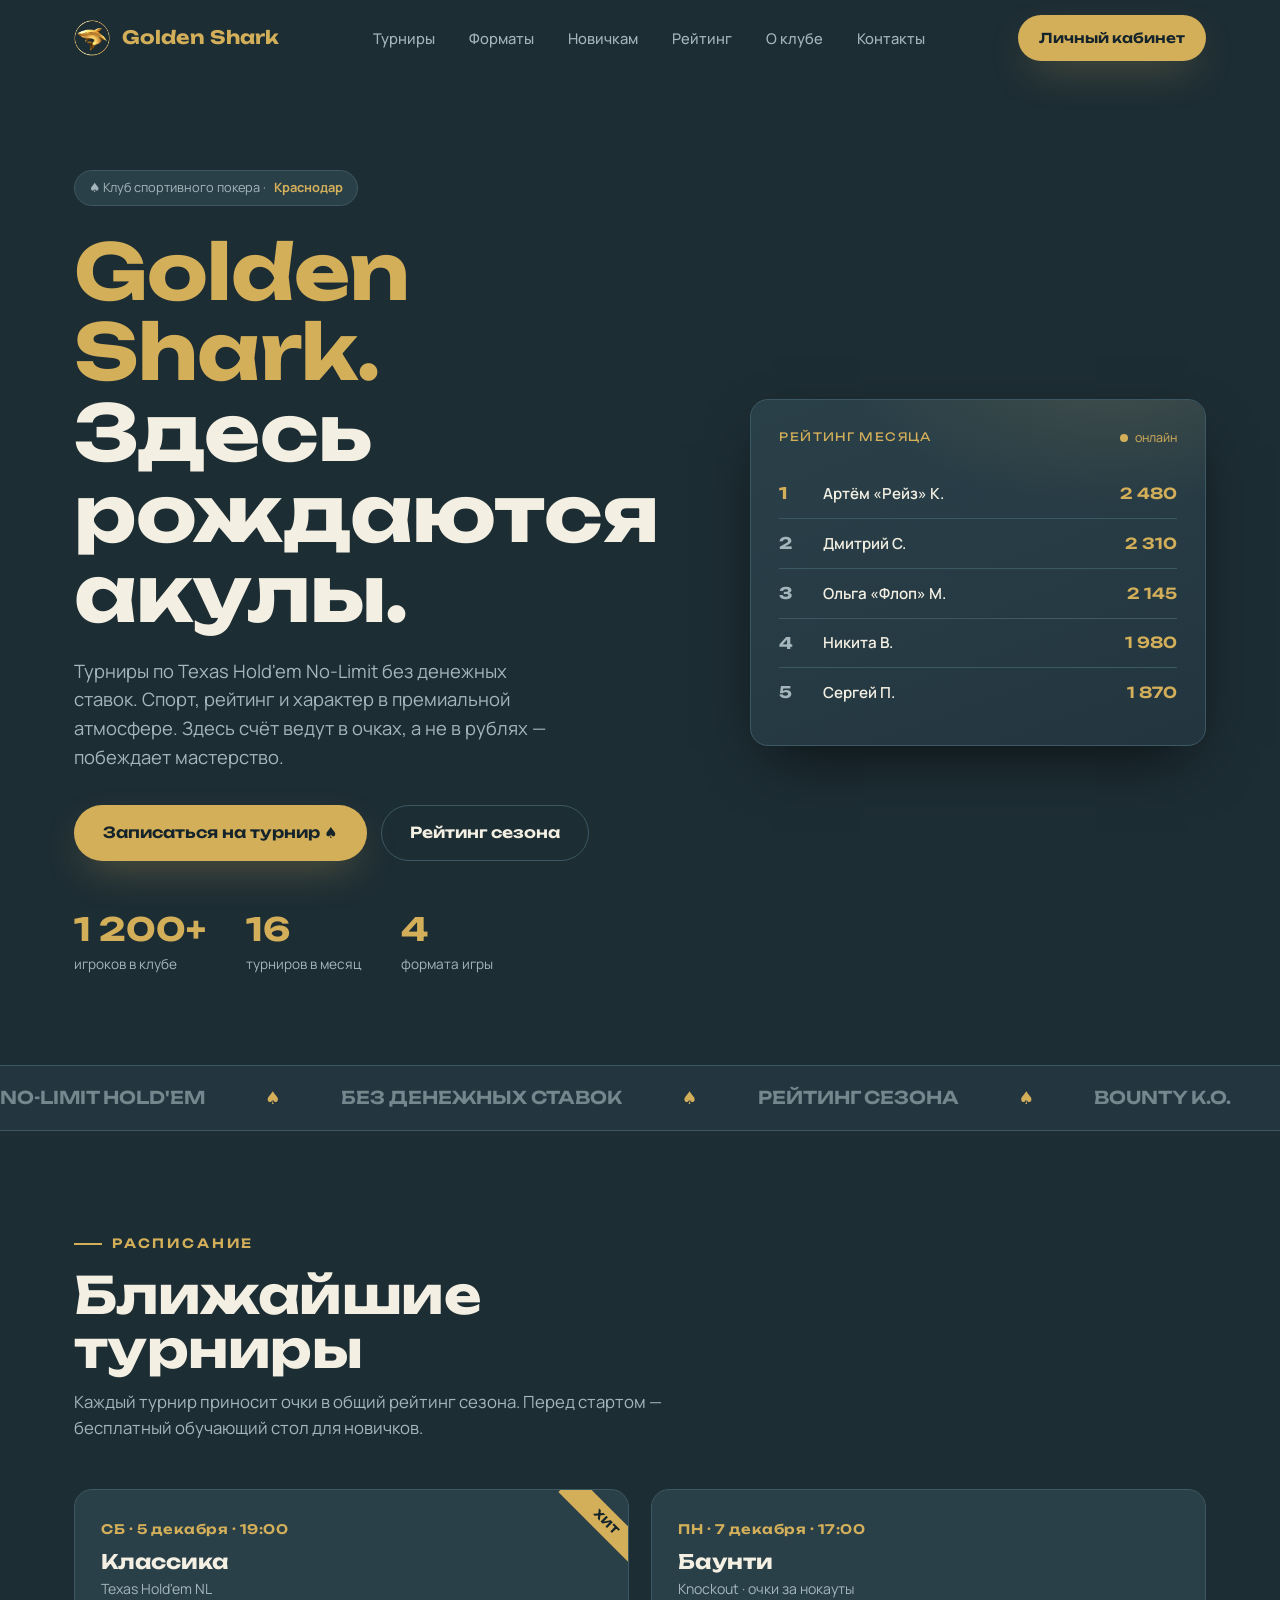
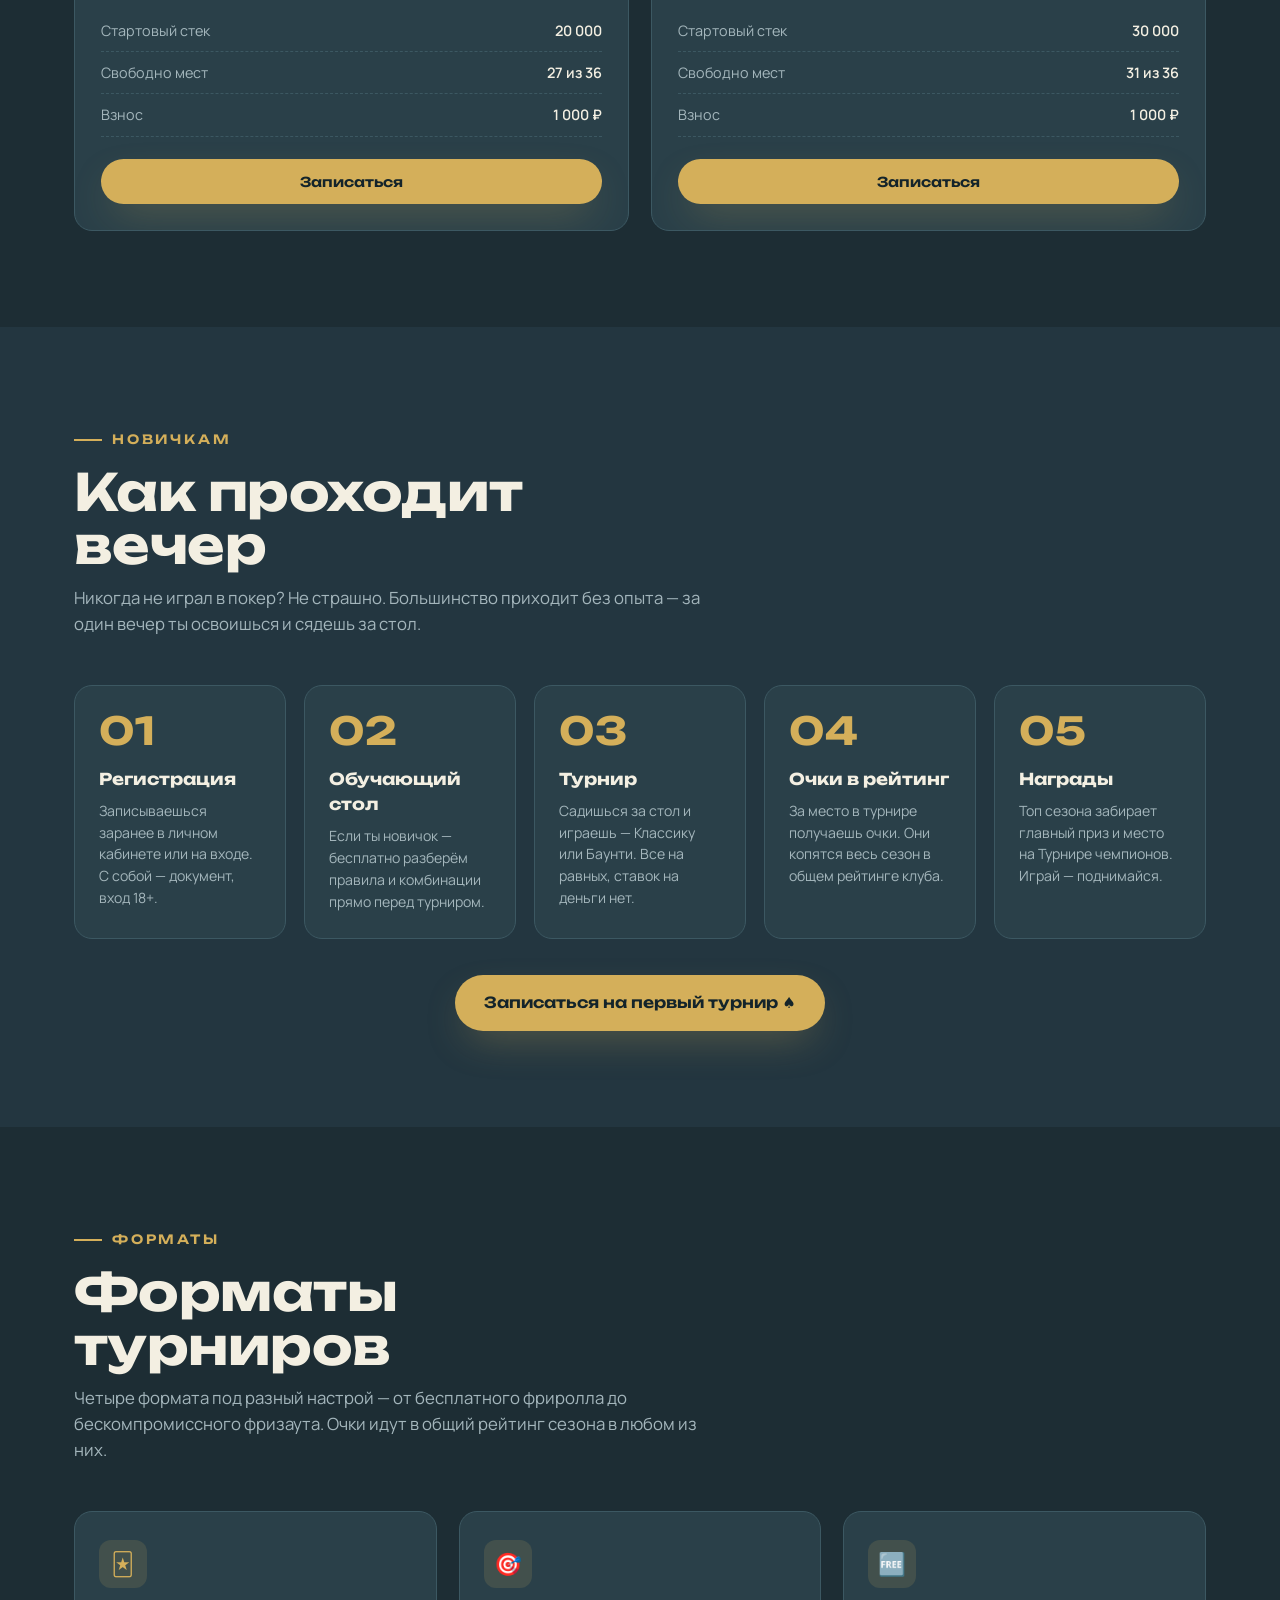
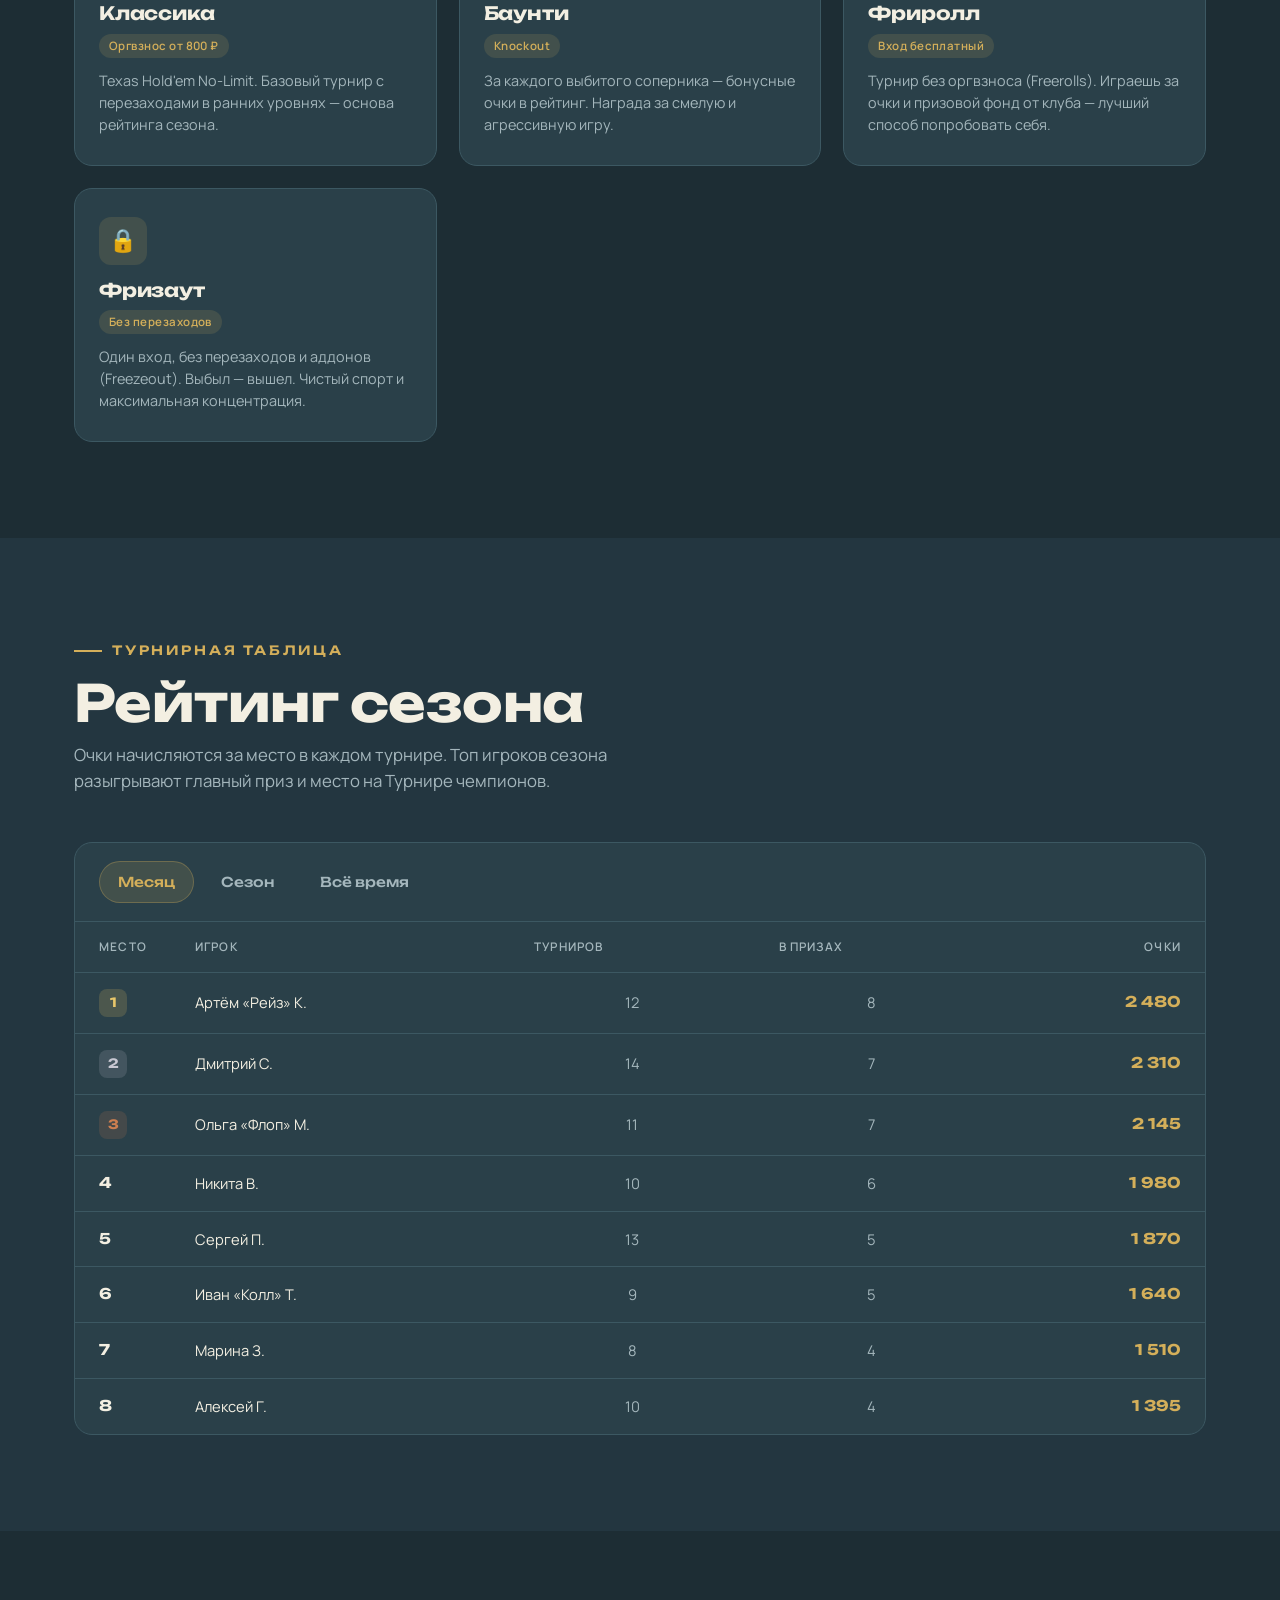
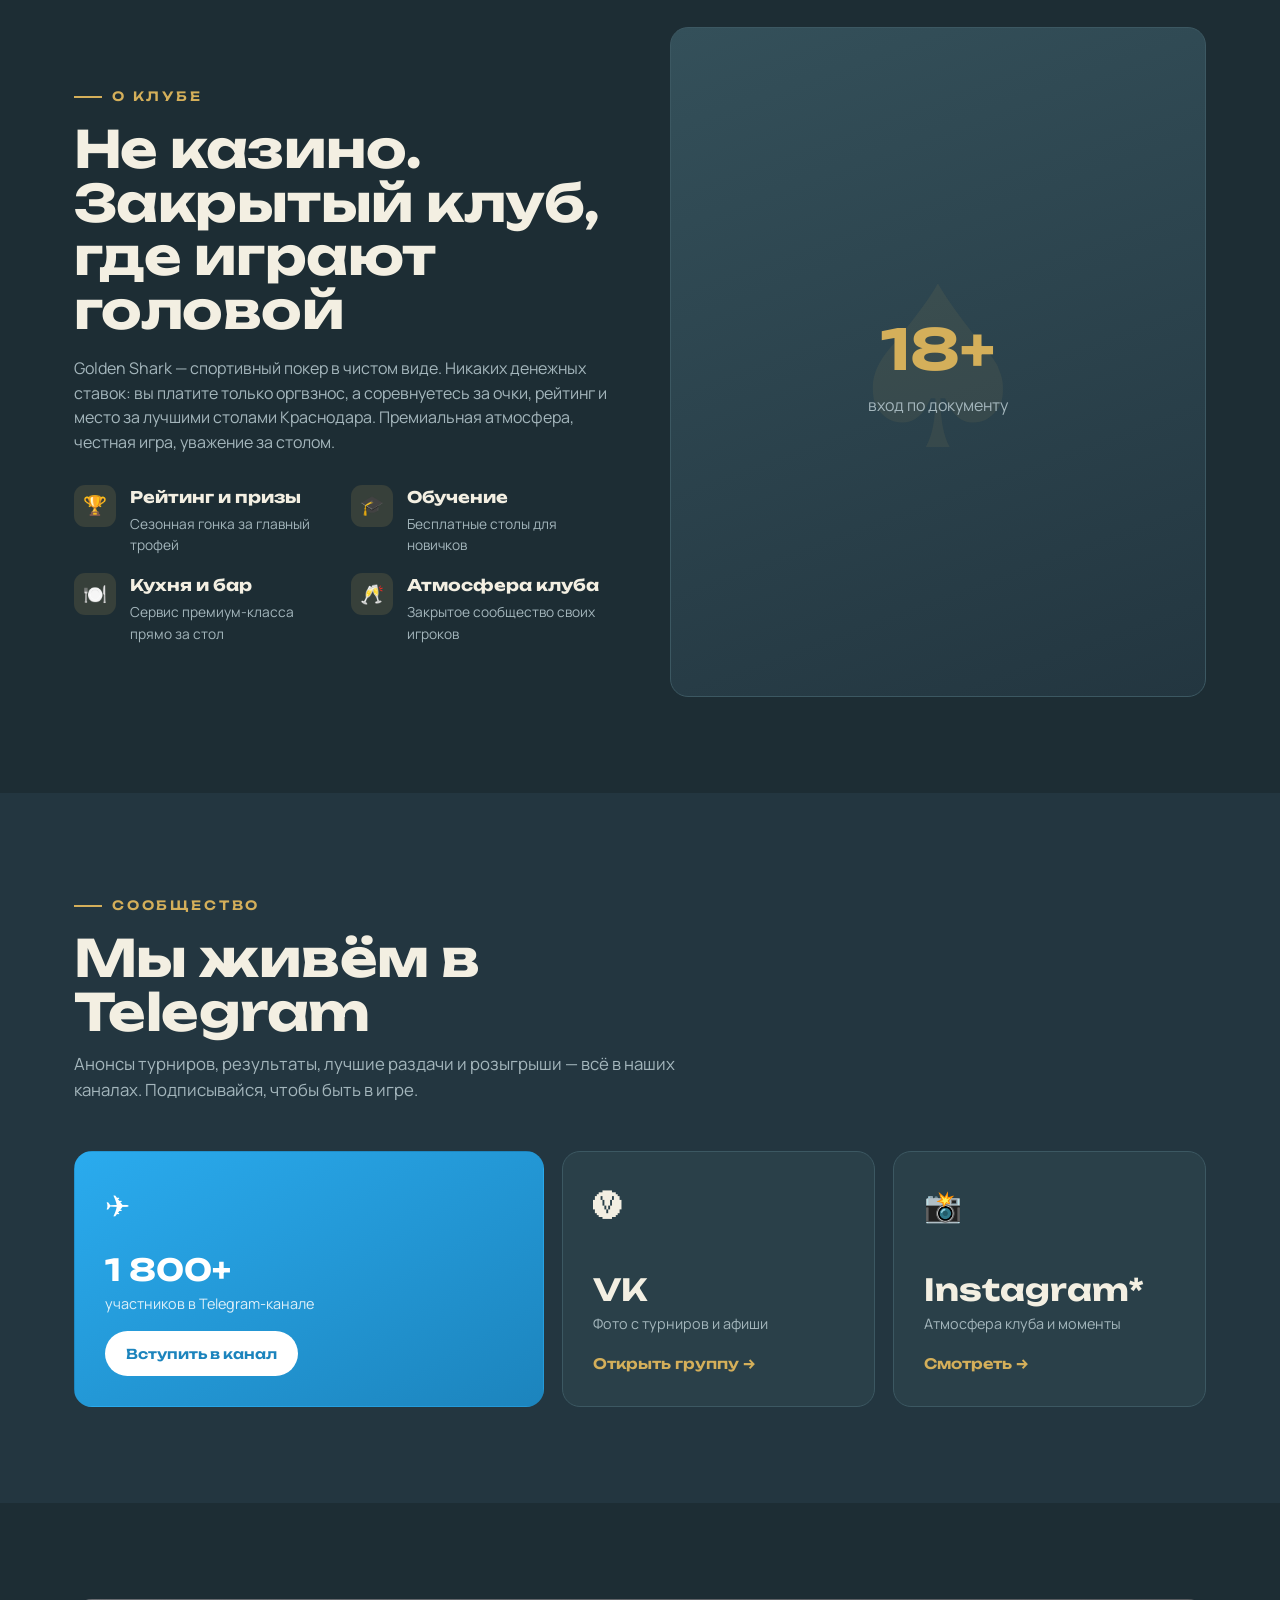
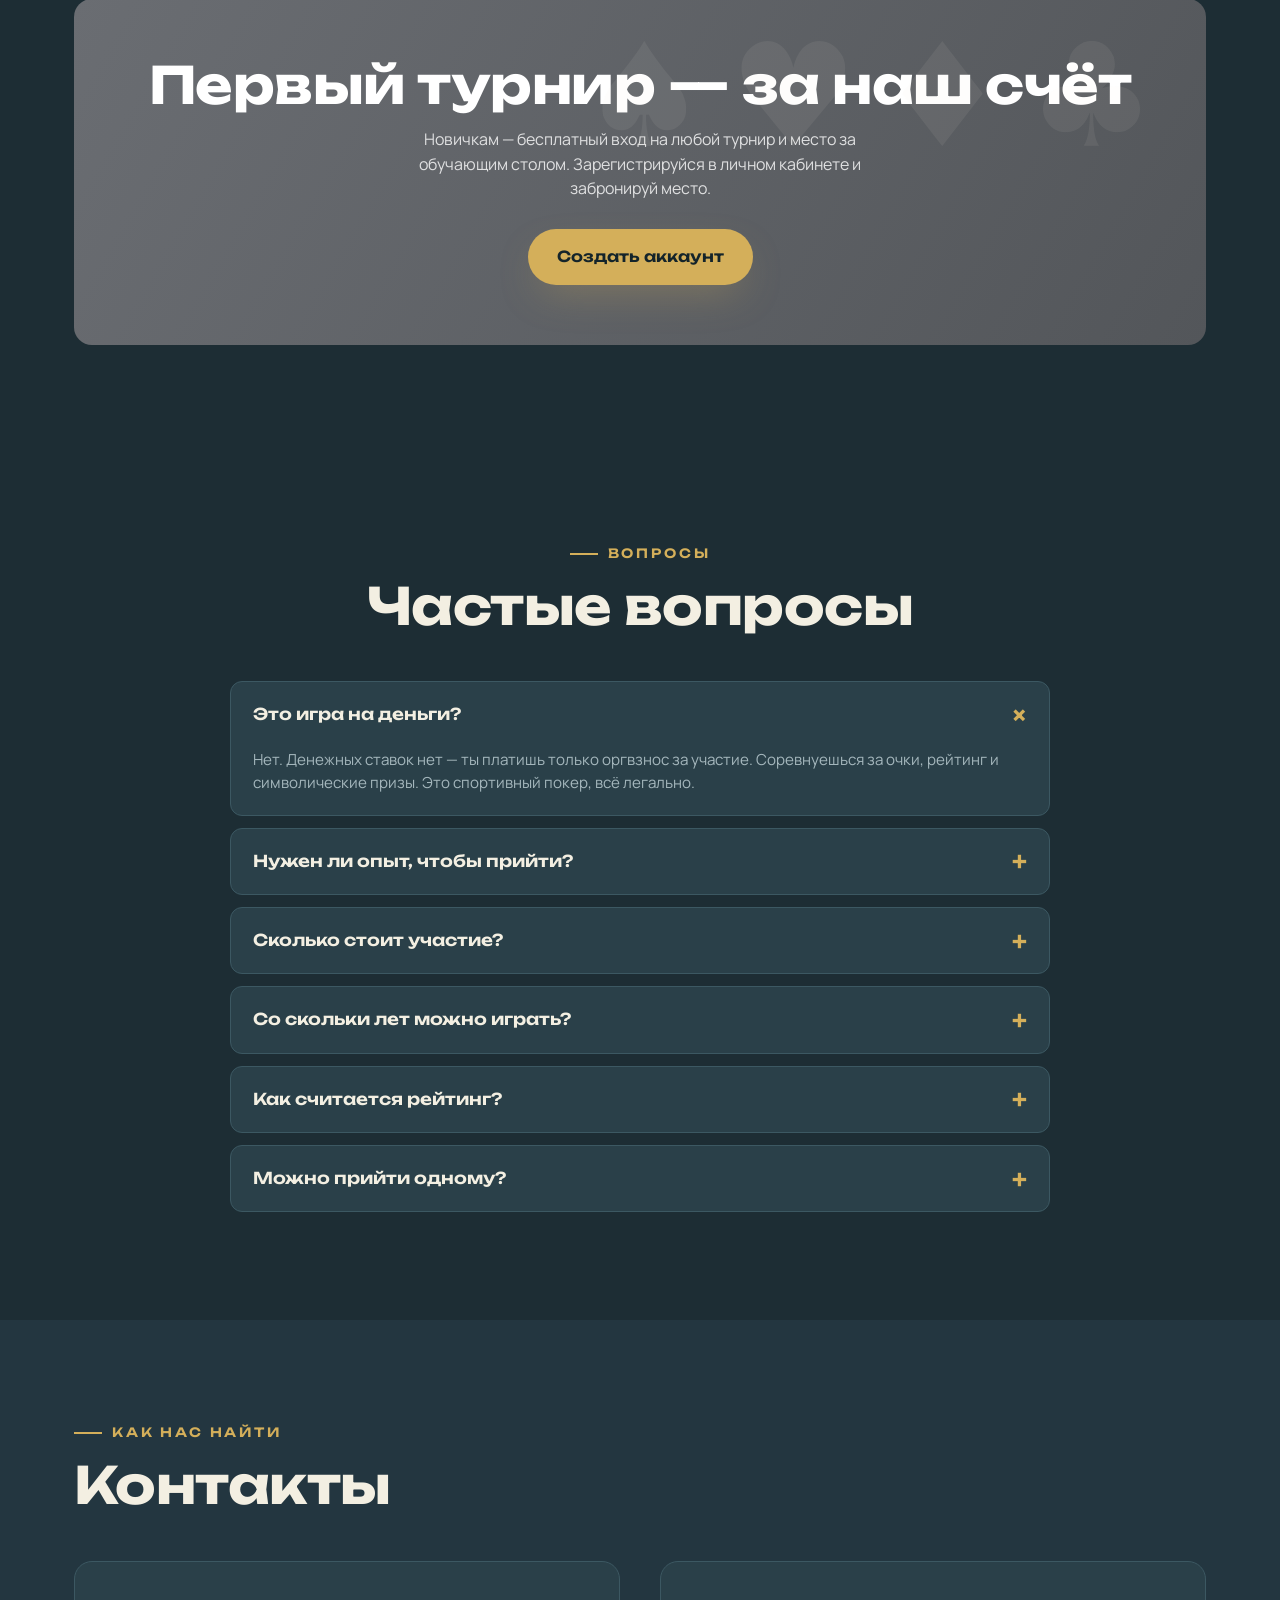
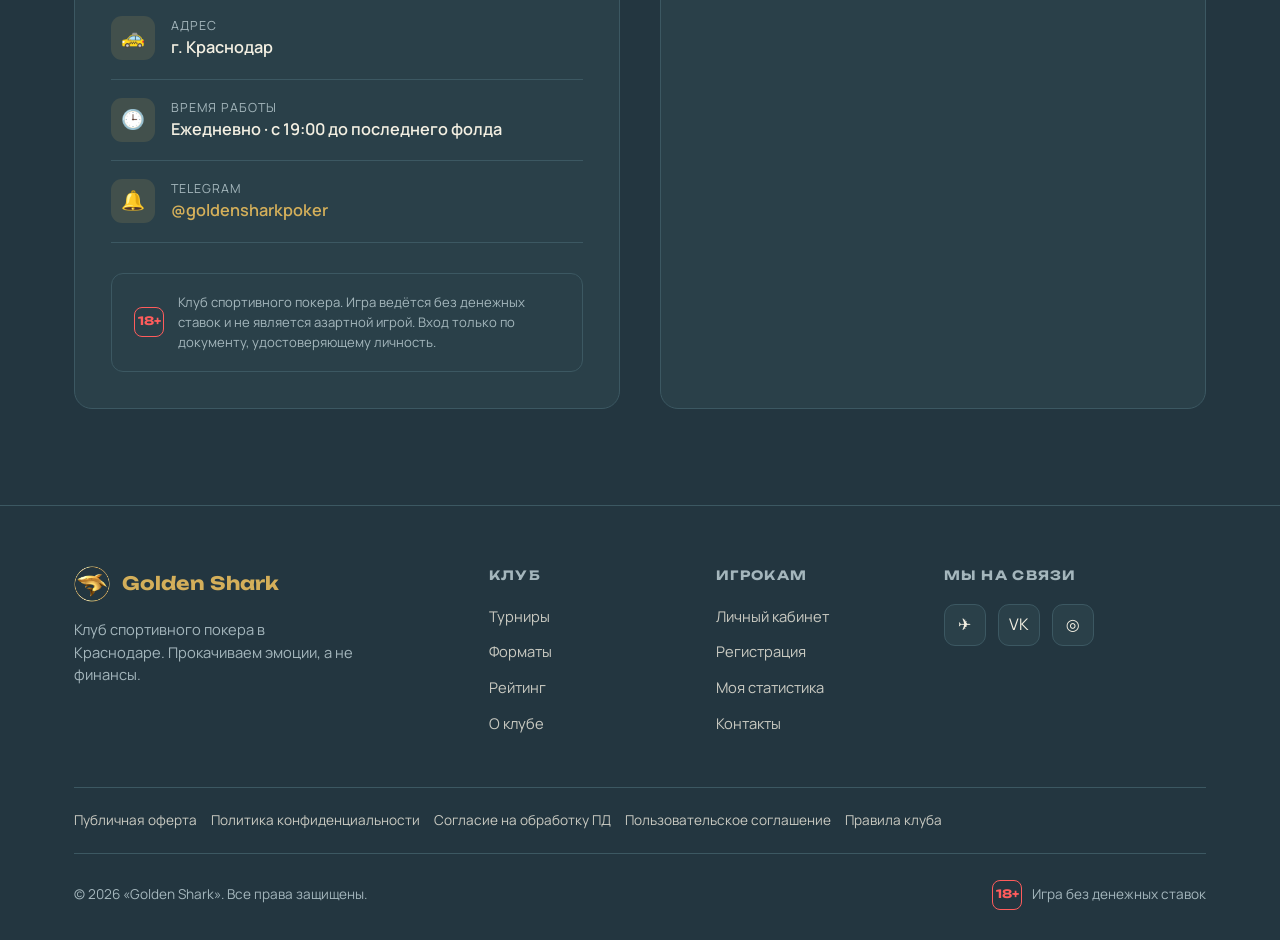
<file: index.html>
<!DOCTYPE html>
<html lang="ru">
<head>
  <meta charset="UTF-8" />
  <meta name="viewport" content="width=device-width, initial-scale=1.0" />
  <title>Golden Shark — клуб спортивного покера в Краснодаре</title>
  <meta name="description" content="Golden Shark — клуб спортивного покера в Краснодаре. Турниры по Texas Hold'em No-Limit без денежных ставок, рейтинг сезона, обучение. 18+" />
  <meta property="og:title" content="Golden Shark — клуб спортивного покера в Краснодаре" />
  <meta property="og:description" content="Турниры по спортивному покеру без ставок. Рейтинг, обучение, атмосфера. 18+" />
  <meta property="og:type" content="website" />
  <meta property="og:url" content="https://goldensharks.ru/" />
  <meta property="og:site_name" content="Golden Shark" />
  <meta property="og:image" content="https://goldensharks.ru/assets/img/logo-full.png" />
  <meta name="twitter:card" content="summary_large_image" />
  <link rel="canonical" href="https://goldensharks.ru/" />
  <link rel="icon" type="image/png" href="assets/img/favicon.png?v=2" />
  <link rel="preconnect" href="https://fonts.googleapis.com" />
  <link rel="preconnect" href="https://fonts.gstatic.com" crossorigin />
  <link href="https://fonts.googleapis.com/css2?family=Manrope:wght@400;500;600;700&family=Unbounded:wght@500;600;700;800&display=swap" rel="stylesheet" />
  <link rel="stylesheet" href="assets/css/style.css?v=6" />
</head>
<body>

  <!-- ============ HEADER ============ -->
  <header class="header" id="header">
    <div class="wrap nav">
      <a href="#" class="logo">
        <img class="logo-mark" src="assets/img/logo-mark.png?v=2" alt="Golden Shark" />
        <span><span class="accent">Golden Shark</span></span>
      </a>
      <nav class="nav-links" id="navLinks">
        <a href="#tournaments">Турниры</a>
        <a href="#formats">Форматы</a>
        <a href="#howto">Новичкам</a>
        <a href="#rating">Рейтинг</a>
        <a href="#about">О клубе</a>
        <a href="#contacts">Контакты</a>
        <a href="account.html" class="btn btn-primary btn-sm">Личный кабинет</a>
      </nav>
      <div class="nav-actions">
        <a href="account.html" class="btn btn-primary btn-sm" id="lkDesktop">Личный кабинет</a>
        <button class="burger" id="burger" aria-label="Меню"><span></span><span></span><span></span></button>
      </div>
    </div>
  </header>

  <!-- ============ HERO ============ -->
  <section class="hero">
    <div class="wrap hero-grid">
      <div class="reveal">
        <div class="badge">♠ Клуб спортивного покера · <b>Краснодар</b></div>
        <h1><span class="accent">Golden Shark.</span><br /><span data-edit="hero.slogan">Здесь рождаются акулы.</span></h1>
        <p class="lead" data-edit="hero.lead">Турниры по Texas Hold'em No-Limit без денежных ставок. Спорт, рейтинг и характер в премиальной атмосфере. Здесь счёт ведут в очках, а не в рублях — побеждает мастерство.</p>
        <div class="hero-cta">
          <a href="#tournaments" class="btn btn-primary">Записаться на турнир ♠</a>
          <a href="#rating" class="btn btn-ghost">Рейтинг сезона</a>
        </div>
        <div class="hero-stats">
          <div class="stat"><div class="num" data-edit="stat1.num">1 200+</div><div class="lbl" data-edit="stat1.lbl">игроков в клубе</div></div>
          <div class="stat"><div class="num" data-edit="stat2.num">16</div><div class="lbl" data-edit="stat2.lbl">турниров в месяц</div></div>
          <div class="stat"><div class="num" data-edit="stat3.num">4</div><div class="lbl" data-edit="stat3.lbl">формата игры</div></div>
        </div>
      </div>

      <div class="hero-card reveal">
        <div class="hc-top">
          <span class="tag">Рейтинг месяца</span>
          <span class="chip-live"><span class="dot"></span> онлайн</span>
        </div>
        <div class="lb-row top"><span class="lb-rank">1</span><span class="lb-name">Артём «Рейз» К.</span><span class="lb-pts">2 480</span></div>
        <div class="lb-row"><span class="lb-rank">2</span><span class="lb-name">Дмитрий С.</span><span class="lb-pts">2 310</span></div>
        <div class="lb-row"><span class="lb-rank">3</span><span class="lb-name">Ольга «Флоп» М.</span><span class="lb-pts">2 145</span></div>
        <div class="lb-row"><span class="lb-rank">4</span><span class="lb-name">Никита В.</span><span class="lb-pts">1 980</span></div>
        <div class="lb-row"><span class="lb-rank">5</span><span class="lb-name">Сергей П.</span><span class="lb-pts">1 870</span></div>
      </div>
    </div>
  </section>

  <!-- ============ MARQUEE ============ -->
  <div class="marquee">
    <div class="marquee-track">
      <span>NO-LIMIT HOLD'EM</span><span>БЕЗ ДЕНЕЖНЫХ СТАВОК</span><span>РЕЙТИНГ СЕЗОНА</span><span>BOUNTY K.O.</span><span>ТУРНИР ЧЕМПИОНОВ</span><span>18+</span>
      <span>NO-LIMIT HOLD'EM</span><span>БЕЗ ДЕНЕЖНЫХ СТАВОК</span><span>РЕЙТИНГ СЕЗОНА</span><span>BOUNTY K.O.</span><span>ТУРНИР ЧЕМПИОНОВ</span><span>18+</span>
    </div>
  </div>

  <!-- ============ TOURNAMENTS ============ -->
  <section id="tournaments">
    <div class="wrap">
      <div class="section-head reveal">
        <span class="eyebrow">Расписание</span>
        <h2>Ближайшие турниры</h2>
        <p>Каждый турнир приносит очки в общий рейтинг сезона. Перед стартом — бесплатный обучающий стол для новичков.</p>
      </div>
      <div class="cards-auto" id="tourGrid">
        <p class="muted">Загрузка расписания…</p>
      </div>
    </div>
  </section>

  <!-- ============ HOW IT WORKS ============ -->
  <section id="howto" style="background: var(--bg-2);">
    <div class="wrap">
      <div class="section-head reveal">
        <span class="eyebrow">Новичкам</span>
        <h2>Как проходит вечер</h2>
        <p>Никогда не играл в покер? Не страшно. Большинство приходит без опыта — за один вечер ты освоишься и сядешь за стол.</p>
      </div>
      <div class="steps">
        <div class="step reveal">
          <div class="n">01</div>
          <h4>Регистрация</h4>
          <p>Записываешься заранее в личном кабинете или на входе. С собой — документ, вход 18+.</p>
        </div>
        <div class="step reveal">
          <div class="n">02</div>
          <h4>Обучающий стол</h4>
          <p>Если ты новичок — бесплатно разберём правила и комбинации прямо перед турниром.</p>
        </div>
        <div class="step reveal">
          <div class="n">03</div>
          <h4>Турнир</h4>
          <p>Садишься за стол и играешь — Классику или Баунти. Все на равных, ставок на деньги нет.</p>
        </div>
        <div class="step reveal">
          <div class="n">04</div>
          <h4>Очки в рейтинг</h4>
          <p>За место в турнире получаешь очки. Они копятся весь сезон в общем рейтинге клуба.</p>
        </div>
        <div class="step reveal">
          <div class="n">05</div>
          <h4>Награды</h4>
          <p>Топ сезона забирает главный приз и место на Турнире чемпионов. Играй — поднимайся.</p>
        </div>
      </div>
      <div style="text-align:center;margin-top:36px;" class="reveal">
        <a href="account.html" class="btn btn-primary">Записаться на первый турнир ♠</a>
      </div>
    </div>
  </section>

  <!-- ============ FORMATS ============ -->
  <section id="formats">
    <div class="wrap">
      <div class="section-head reveal">
        <span class="eyebrow">Форматы</span>
        <h2>Форматы турниров</h2>
        <p>Четыре формата под разный настрой — от бесплатного фриролла до бескомпромиссного фризаута. Очки идут в общий рейтинг сезона в любом из них.</p>
      </div>
      <div class="fmt-grid">
        <div class="fmt-card reveal">
          <div class="ic">🃏</div>
          <h3>Классика</h3>
          <span class="tag">Оргвзнос от 800 ₽</span>
          <p>Texas Hold'em No-Limit. Базовый турнир с перезаходами в ранних уровнях — основа рейтинга сезона.</p>
        </div>
        <div class="fmt-card reveal">
          <div class="ic">🎯</div>
          <h3>Баунти</h3>
          <span class="tag">Knockout</span>
          <p>За каждого выбитого соперника — бонусные очки в рейтинг. Награда за смелую и агрессивную игру.</p>
        </div>
        <div class="fmt-card reveal">
          <div class="ic">🆓</div>
          <h3>Фриролл</h3>
          <span class="tag">Вход бесплатный</span>
          <p>Турнир без оргвзноса (Freerolls). Играешь за очки и призовой фонд от клуба — лучший способ попробовать себя.</p>
        </div>
        <div class="fmt-card reveal">
          <div class="ic">🔒</div>
          <h3>Фризаут</h3>
          <span class="tag">Без перезаходов</span>
          <p>Один вход, без перезаходов и аддонов (Freezeout). Выбыл — вышел. Чистый спорт и максимальная концентрация.</p>
        </div>
      </div>
    </div>
  </section>

  <!-- ============ RATING ============ -->
  <section id="rating" style="background: var(--bg-2);">
    <div class="wrap">
      <div class="section-head reveal">
        <span class="eyebrow">Турнирная таблица</span>
        <h2>Рейтинг сезона</h2>
        <p>Очки начисляются за место в каждом турнире. Топ игроков сезона разыгрывают главный приз и место на Турнире чемпионов.</p>
      </div>
      <div class="lb-wrap reveal">
        <div class="lb-tabs">
          <div class="lb-tab active" data-tab="month">Месяц</div>
          <div class="lb-tab" data-tab="season">Сезон</div>
          <div class="lb-tab" data-tab="alltime">Всё время</div>
        </div>
        <table class="lb">
          <thead>
            <tr><th>Место</th><th>Игрок</th><th class="num">Турниров</th><th class="num">В призах</th><th style="text-align:right">Очки</th></tr>
          </thead>
          <tbody id="lbBody">
            <!-- заполняется из main.js -->
          </tbody>
        </table>
      </div>
    </div>
  </section>

  <!-- ============ ABOUT ============ -->
  <section id="about">
    <div class="wrap about-grid">
      <div class="reveal">
        <span class="eyebrow">О клубе</span>
        <h2 style="margin:16px 0 18px;" data-edit="about.title">Не казино. Закрытый клуб, где играют головой</h2>
        <p class="muted" data-edit="about.text">Golden Shark — спортивный покер в чистом виде. Никаких денежных ставок: вы платите только оргвзнос, а соревнуетесь за очки, рейтинг и место за лучшими столами Краснодара. Премиальная атмосфера, честная игра, уважение за столом.</p>
        <div class="about-feats">
          <div class="feat"><div class="fi">🏆</div><div><h4>Рейтинг и призы</h4><p>Сезонная гонка за главный трофей</p></div></div>
          <div class="feat"><div class="fi">🎓</div><div><h4>Обучение</h4><p>Бесплатные столы для новичков</p></div></div>
          <div class="feat"><div class="fi">🍽️</div><div><h4>Кухня и бар</h4><p>Сервис премиум-класса прямо за стол</p></div></div>
          <div class="feat"><div class="fi">🥂</div><div><h4>Атмосфера клуба</h4><p>Закрытое сообщество своих игроков</p></div></div>
        </div>
      </div>
      <div class="about-visual reveal">
        <span class="big-suit">♠</span>
        <div class="vstat"><div class="n">18+</div><div class="muted">вход по документу</div></div>
      </div>
    </div>
  </section>

  <!-- ============ COMMUNITY ============ -->
  <section id="community" style="background: var(--bg-2);">
    <div class="wrap">
      <div class="section-head reveal">
        <span class="eyebrow">Сообщество</span>
        <h2>Мы живём в Telegram</h2>
        <p>Анонсы турниров, результаты, лучшие раздачи и розыгрыши — всё в наших каналах. Подписывайся, чтобы быть в игре.</p>
      </div>
      <div class="community-grid">
        <div class="soc-card tg reveal">
          <div class="si">✈</div>
          <div>
            <div class="cnt">1 800+</div>
            <div class="cap">участников в Telegram-канале</div>
            <a href="https://t.me/goldensharkpoker" target="_blank" rel="noopener" class="btn btn-sm">Вступить в канал</a>
          </div>
        </div>
        <div class="soc-card vk reveal">
          <div class="si">🅥</div>
          <div>
            <div class="cnt">VK</div>
            <div class="cap">Фото с турниров и афиши</div>
            <a href="#" class="btn-line">Открыть группу →</a>
          </div>
        </div>
        <div class="soc-card ig reveal">
          <div class="si">📸</div>
          <div>
            <div class="cnt">Instagram*</div>
            <div class="cap">Атмосфера клуба и моменты</div>
            <a href="#" class="btn-line">Смотреть →</a>
          </div>
        </div>
      </div>
    </div>
  </section>

  <!-- ============ CTA ============ -->
  <section>
    <div class="wrap">
      <div class="cta-banner reveal">
        <h2 data-edit="cta.title">Первый турнир — за наш счёт</h2>
        <p data-edit="cta.text">Новичкам — бесплатный вход на любой турнир и место за обучающим столом. Зарегистрируйся в личном кабинете и забронируй место.</p>
        <a href="account.html" class="btn btn-primary">Создать аккаунт</a>
      </div>
    </div>
  </section>

  <!-- ============ FAQ ============ -->
  <section id="faq">
    <div class="wrap">
      <div class="section-head reveal" style="margin-inline:auto;text-align:center;">
        <span class="eyebrow" style="justify-content:center;">Вопросы</span>
        <h2>Частые вопросы</h2>
      </div>
      <div class="faq reveal">
        <details open>
          <summary data-edit="faq1.q">Это игра на деньги?</summary>
          <p data-edit="faq1.a">Нет. Денежных ставок нет — ты платишь только оргвзнос за участие. Соревнуешься за очки, рейтинг и символические призы. Это спортивный покер, всё легально.</p>
        </details>
        <details>
          <summary data-edit="faq2.q">Нужен ли опыт, чтобы прийти?</summary>
          <p data-edit="faq2.a">Совсем нет. Большинство приходит без опыта. Перед каждым турниром работает бесплатный обучающий стол, где разберём правила и комбинации.</p>
        </details>
        <details>
          <summary data-edit="faq3.q">Сколько стоит участие?</summary>
          <p data-edit="faq3.a">Оргвзнос — от 800 ₽ в зависимости от формата. Повторный вход (Ребай) — от 700 ₽. Турниры формата Фриролл (Freerolls) — вход бесплатный. Ставок на деньги за столом нет.</p>
        </details>
        <details>
          <summary data-edit="faq4.q">Со скольки лет можно играть?</summary>
          <p data-edit="faq4.a">Только 18+. На входе попросим документ, удостоверяющий личность.</p>
        </details>
        <details>
          <summary data-edit="faq5.q">Как считается рейтинг?</summary>
          <p data-edit="faq5.a">За место в каждом турнире начисляются очки. Они суммируются в течение сезона — чем стабильнее играешь, тем выше в таблице. Топ сезона разыгрывают главный приз.</p>
        </details>
        <details>
          <summary data-edit="faq6.q">Можно прийти одному?</summary>
          <p data-edit="faq6.a">Да. За столом быстро знакомишься — у нас дружелюбное комьюнити. Многие приходят в одиночку и остаются завсегдатаями.</p>
        </details>
      </div>
    </div>
  </section>

  <!-- ============ CONTACTS ============ -->
  <section id="contacts" style="background: var(--bg-2);">
    <div class="wrap">
      <div class="section-head reveal">
        <span class="eyebrow">Как нас найти</span>
        <h2>Контакты</h2>
      </div>
      <div class="contact-grid">
        <div class="contact-card reveal">
          <div class="contact-item">
            <div class="ci">🚕</div>
            <div><div class="lbl">Адрес</div><div class="val" data-edit="contact.addr">г. Краснодар</div></div>
          </div>
          <div class="contact-item">
            <div class="ci">🕒</div>
            <div><div class="lbl">Время работы</div><div class="val" data-edit="contact.hours">Ежедневно · с 19:00 до последнего фолда</div></div>
          </div>
          <div class="contact-item">
            <div class="ci">🔔</div>
            <div><div class="lbl">Telegram</div><div class="val"><a href="https://t.me/goldensharkpoker" target="_blank" rel="noopener">@goldensharkpoker</a></div></div>
          </div>
          <div class="disclaimer">
            <span class="age-badge">18+</span>
            <span>Клуб спортивного покера. Игра ведётся без денежных ставок и не является азартной игрой. Вход только по документу, удостоверяющему личность.</span>
          </div>
        </div>
        <div class="map-box reveal">
          <iframe src="https://yandex.ru/map-widget/v1/?text=%D0%9A%D1%80%D0%B0%D1%81%D0%BD%D0%BE%D0%B4%D0%B0%D1%80&z=12" title="Карта — Краснодар" loading="lazy" allowfullscreen></iframe>
        </div>
      </div>
    </div>
  </section>

  <!-- ============ FOOTER ============ -->
  <footer class="footer">
    <div class="wrap">
      <div class="footer-grid">
        <div>
          <a href="#" class="logo"><img class="logo-mark" src="assets/img/logo-mark.png?v=2" alt="Golden Shark" /><span><span class="accent">Golden Shark</span></span></a>
          <p class="about" data-edit="footer.about">Клуб спортивного покера в Краснодаре. Прокачиваем эмоции, а не финансы.</p>
        </div>
        <div>
          <h5>Клуб</h5>
          <ul>
            <li><a href="#tournaments">Турниры</a></li>
            <li><a href="#formats">Форматы</a></li>
            <li><a href="#rating">Рейтинг</a></li>
            <li><a href="#about">О клубе</a></li>
          </ul>
        </div>
        <div>
          <h5>Игрокам</h5>
          <ul>
            <li><a href="account.html">Личный кабинет</a></li>
            <li><a href="account.html">Регистрация</a></li>
            <li><a href="#rating">Моя статистика</a></li>
            <li><a href="#contacts">Контакты</a></li>
          </ul>
        </div>
        <div>
          <h5>Мы на связи</h5>
          <div class="socials">
            <a href="https://t.me/goldensharkpoker" target="_blank" rel="noopener" aria-label="Telegram">✈</a>
            <a href="#" aria-label="VK">VK</a>
            <a href="#" aria-label="Instagram">◎</a>
          </div>
        </div>
      </div>
      <div class="docs-links" style="padding:22px 0;border-top:1px solid var(--line);">
        <a href="offer.html">Публичная оферта</a>
        <a href="privacy.html">Политика конфиденциальности</a>
        <a href="consent.html">Согласие на обработку ПД</a>
        <a href="terms.html">Пользовательское соглашение</a>
        <a href="rules.html">Правила клуба</a>
      </div>
      <div class="footer-bottom">
        <span>© 2026 «Golden Shark». Все права защищены.</span>
        <span style="display:flex;align-items:center;gap:10px;"><span class="age-badge">18+</span> Игра без денежных ставок</span>
      </div>
    </div>
  </footer>

  <script src="assets/js/main.js?v=3"></script>
</body>
</html>
</file>
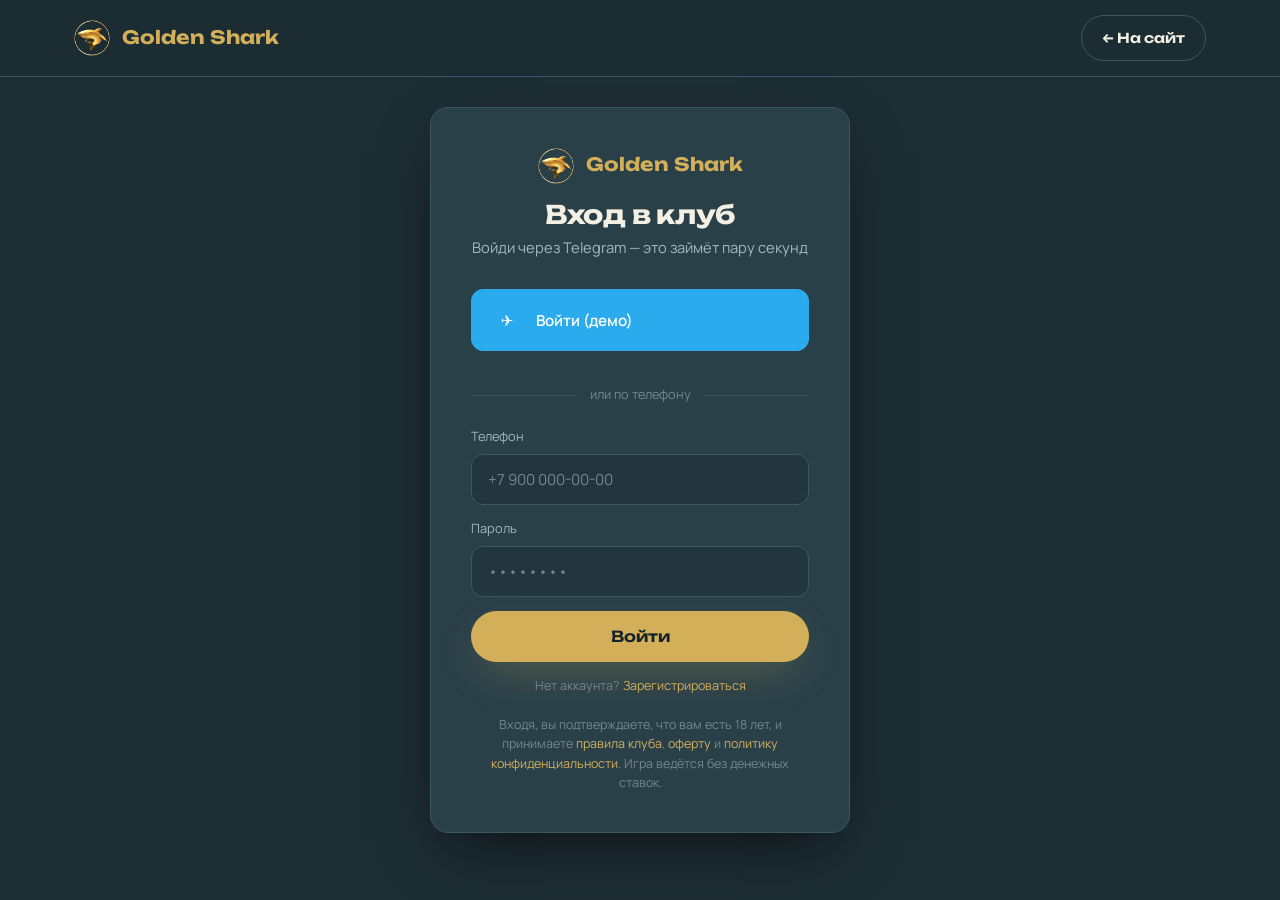
<file: account.html>
<!DOCTYPE html>
<html lang="ru">
<head>
  <meta charset="UTF-8" />
  <meta name="viewport" content="width=device-width, initial-scale=1.0" />
  <title>Личный кабинет — Golden Shark</title>
  <meta name="description" content="Личный кабинет игрока клуба спортивного покера «Golden Shark»: вход через Telegram, запись на турниры, рейтинг и статистика." />
  <link rel="icon" type="image/png" href="assets/img/favicon.png?v=2" />
  <link rel="preconnect" href="https://fonts.googleapis.com" />
  <link rel="preconnect" href="https://fonts.gstatic.com" crossorigin />
  <link href="https://fonts.googleapis.com/css2?family=Manrope:wght@400;500;600;700&family=Unbounded:wght@500;600;700;800&display=swap" rel="stylesheet" />
  <link rel="stylesheet" href="assets/css/style.css?v=6" />
</head>
<body>

  <header class="header scrolled" id="header">
    <div class="wrap nav">
      <a href="index.html" class="logo">
        <img class="logo-mark" src="assets/img/logo-mark.png?v=2" alt="Golden Shark" />
        <span><span class="accent">Golden Shark</span></span>
      </a>
      <a href="index.html" class="btn btn-ghost btn-sm">← На сайт</a>
    </div>
  </header>

  <!-- ===== Экран входа ===== -->
  <div class="auth-screen" id="view-auth">
    <div class="auth-card">
      <a href="index.html" class="logo" style="justify-content:center;">
        <img class="logo-mark" src="assets/img/logo-mark.png?v=2" alt="Golden Shark" />
        <span><span class="accent">Golden Shark</span></span>
      </a>
      <h2 style="margin-top:18px;">Вход в клуб</h2>
      <p class="sub">Войди через Telegram — это займёт пару секунд</p>

      <div id="tg-widget" style="display:flex;justify-content:center;min-height:52px;"></div>

      <div class="auth-divider">или по телефону</div>

      <!-- Вход по телефону -->
      <form id="phoneLoginForm">
        <div class="field"><label for="liPhone">Телефон</label><input type="tel" id="liPhone" placeholder="+7 900 000-00-00" autocomplete="tel" /></div>
        <div class="field"><label for="liPass">Пароль</label><input type="password" id="liPass" placeholder="••••••••" autocomplete="current-password" /></div>
        <button type="submit" class="btn btn-primary btn-block">Войти</button>
        <p class="legal" style="text-align:center;margin-top:14px;">Нет аккаунта? <a href="#" id="toRegister" style="color:var(--accent);">Зарегистрироваться</a></p>
      </form>

      <!-- Регистрация по телефону -->
      <form id="phoneRegForm" hidden>
        <div class="field"><label for="rgName">Фамилия и имя</label><input type="text" id="rgName" placeholder="Иванов Иван" maxlength="100" /></div>
        <div class="field"><label for="rgNick">Покерный ник</label><input type="text" id="rgNick" placeholder="например, Рейз" maxlength="32" /></div>
        <div class="field"><label for="rgPhone">Телефон</label><input type="tel" id="rgPhone" placeholder="+7 900 000-00-00" autocomplete="tel" /></div>
        <div class="field"><label for="rgPass">Пароль</label><input type="password" id="rgPass" placeholder="минимум 6 символов" autocomplete="new-password" /></div>
        <label class="legal" style="display:flex;gap:10px;align-items:flex-start;text-align:left;cursor:pointer;margin:8px 0 16px;">
          <input type="checkbox" id="rgConsent" style="margin-top:3px;flex:0 0 auto;" />
          <span>Мне есть 18 лет, согласен на обработку персональных данных (<a href="consent.html" style="color:var(--accent);">152-ФЗ</a>) и принимаю <a href="rules.html" style="color:var(--accent);">правила</a>.</span>
        </label>
        <button type="submit" class="btn btn-primary btn-block">Зарегистрироваться</button>
        <p class="legal" style="text-align:center;margin-top:14px;">Уже есть аккаунт? <a href="#" id="toLogin" style="color:var(--accent);">Войти</a></p>
      </form>

      <p class="legal">Входя, вы подтверждаете, что вам есть 18 лет, и принимаете
        <a href="rules.html" style="color:var(--accent);">правила клуба</a>,
        <a href="offer.html" style="color:var(--accent);">оферту</a> и
        <a href="privacy.html" style="color:var(--accent);">политику конфиденциальности</a>.
        Игра ведётся без денежных ставок.</p>
    </div>
  </div>

  <!-- ===== Онбординг «Прежде чем начать» ===== -->
  <div class="auth-screen" id="view-onboarding" hidden>
    <div class="auth-card">
      <h2 style="text-align:center;">Прежде чем начать</h2>
      <p class="sub">Для записи на турниры и ведения рейтинга нам нужен твой покерный ник и телефон.</p>

      <form id="onboardingForm">
        <div class="field">
          <label for="onbName">Фамилия и имя</label>
          <input type="text" id="onbName" placeholder="например, Иванов Иван" maxlength="100" required />
        </div>
        <div class="field">
          <label for="onbNick">Покерный ник</label>
          <input type="text" id="onbNick" placeholder="например, Рейз" maxlength="32" required />
        </div>
        <div class="field">
          <label for="onbPhone">Телефон</label>
          <input type="tel" id="onbPhone" placeholder="+7 900 000-00-00" autocomplete="tel" />
        </div>
        <label class="legal" style="display:flex;gap:10px;align-items:flex-start;text-align:left;cursor:pointer;margin:8px 0 18px;">
          <input type="checkbox" id="onbConsent" style="margin-top:3px;flex:0 0 auto;" />
          <span>Согласен на обработку персональных данных в соответствии с
            <a href="consent.html" style="color:var(--accent);">согласием</a> и
            <a href="privacy.html" style="color:var(--accent);">политикой конфиденциальности</a> (152-ФЗ).</span>
        </label>
        <button type="submit" class="btn btn-primary btn-block">Продолжить</button>
      </form>
    </div>
  </div>

  <!-- ===== Дашборд (заполняется из account.js) ===== -->
  <main class="dash active" id="view-dash" hidden></main>

  <script src="assets/js/account.js?v=3"></script>
</body>
</html>
</file>
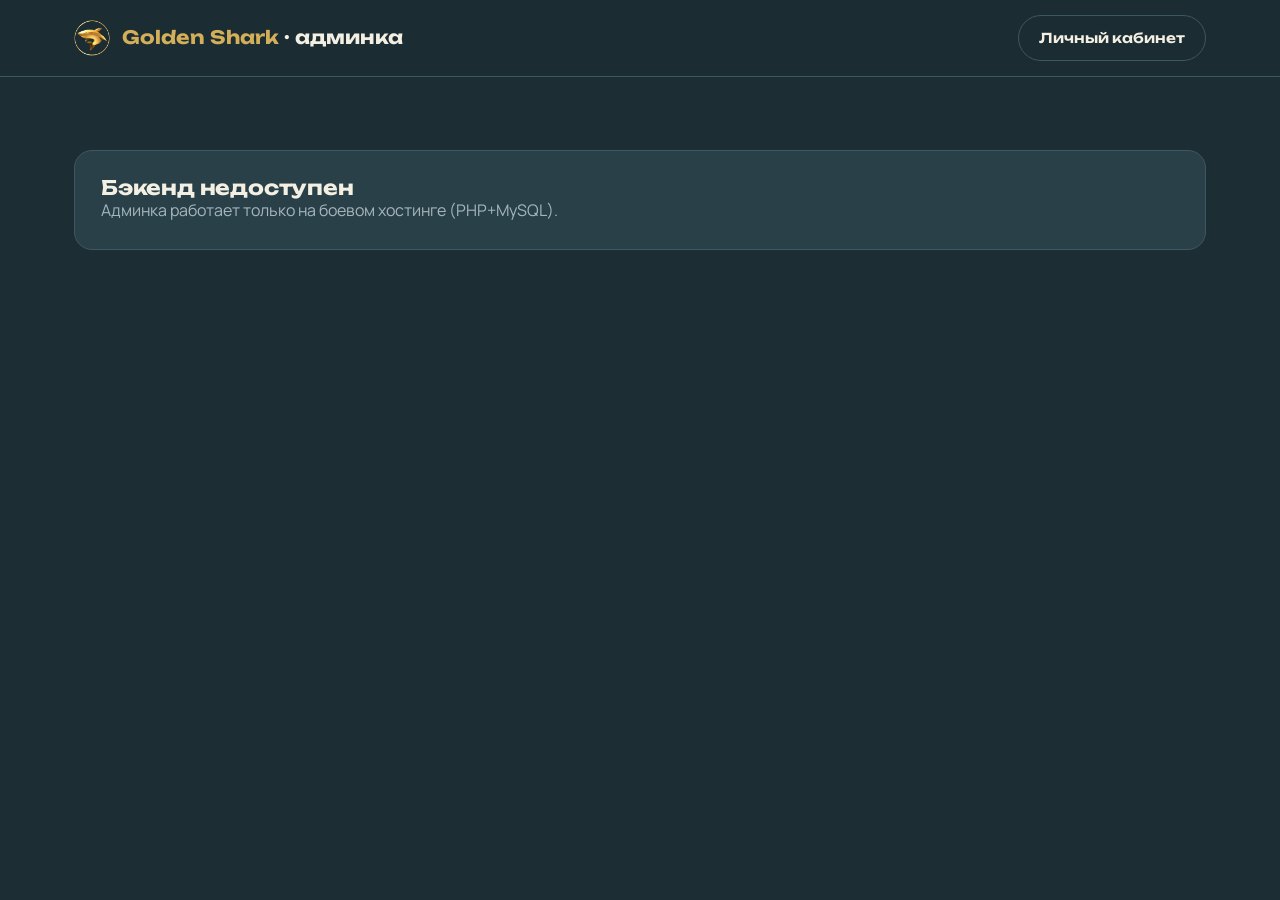
<file: admin.html>
<!DOCTYPE html>
<html lang="ru">
<head>
  <meta charset="UTF-8" />
  <meta name="viewport" content="width=device-width, initial-scale=1.0" />
  <title>Админка — Golden Shark</title>
  <meta name="robots" content="noindex" />
  <link rel="icon" type="image/png" href="assets/img/favicon.png?v=2" />
  <link rel="preconnect" href="https://fonts.googleapis.com" />
  <link rel="preconnect" href="https://fonts.gstatic.com" crossorigin />
  <link href="https://fonts.googleapis.com/css2?family=Manrope:wght@400;500;600;700&family=Unbounded:wght@500;600;700;800&display=swap" rel="stylesheet" />
  <link rel="stylesheet" href="assets/css/style.css?v=6" />
</head>
<body>
  <header class="header scrolled">
    <div class="wrap nav">
      <a href="index.html" class="logo">
        <img class="logo-mark" src="assets/img/logo-mark.png?v=2" alt="Golden Shark" />
        <span><span class="accent">Golden Shark</span> · админка</span>
      </a>
      <a href="account.html" class="btn btn-ghost btn-sm">Личный кабинет</a>
    </div>
  </header>

  <main class="admin-wrap wrap" id="root">
    <p class="muted" style="padding-top:40px;">Загрузка…</p>
  </main>

  <script src="assets/js/admin.js?v=3"></script>
</body>
</html>
</file>
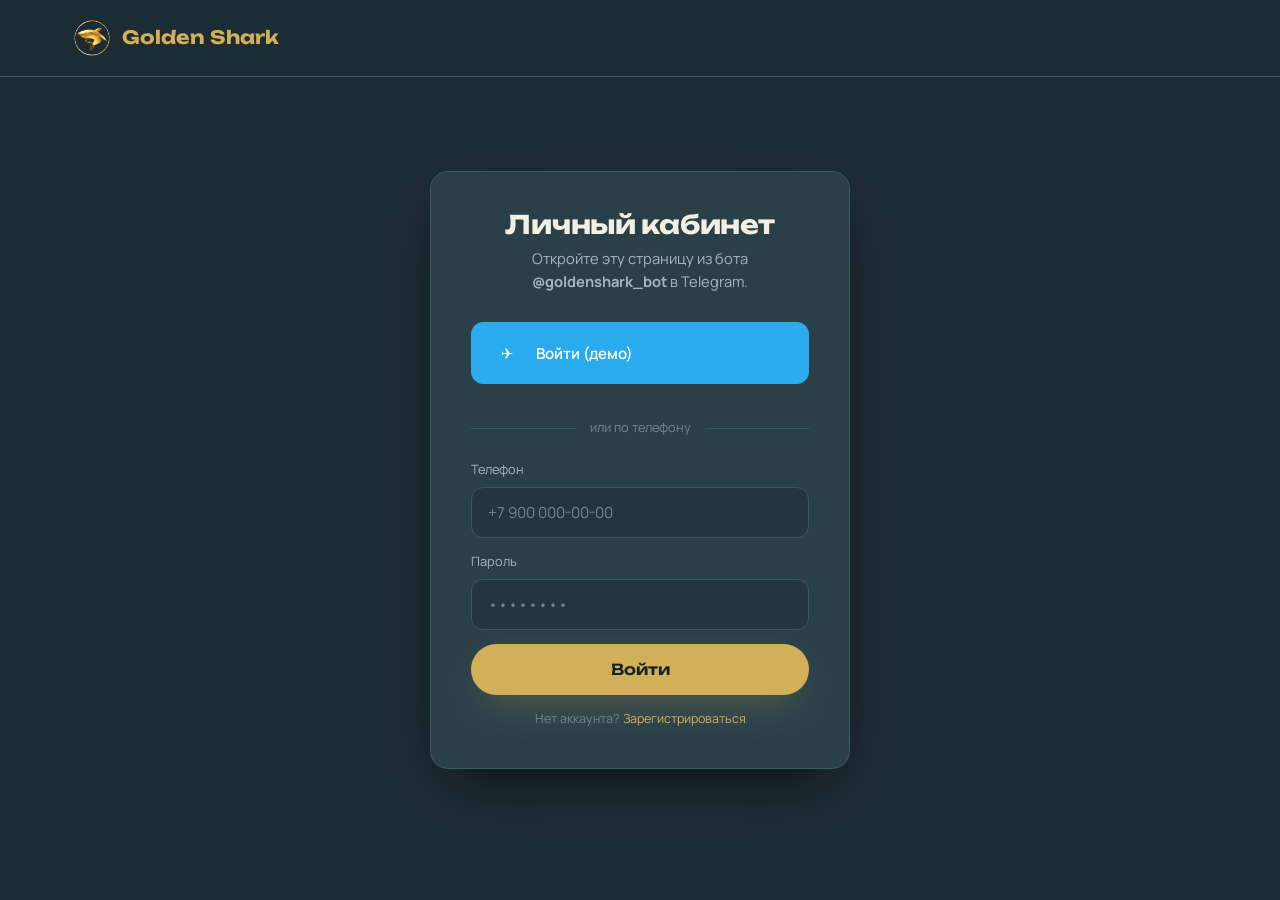
<file: app.html>
<!DOCTYPE html>
<html lang="ru">
<head>
  <meta charset="UTF-8" />
  <meta name="viewport" content="width=device-width, initial-scale=1.0, viewport-fit=cover" />
  <title>Golden Shark</title>
  <meta name="robots" content="noindex" />
  <link rel="icon" type="image/png" href="assets/img/favicon.png?v=2" />
  <script src="https://telegram.org/js/telegram-web-app.js"></script>
  <link rel="preconnect" href="https://fonts.googleapis.com" />
  <link rel="preconnect" href="https://fonts.gstatic.com" crossorigin />
  <link href="https://fonts.googleapis.com/css2?family=Manrope:wght@400;500;600;700&family=Unbounded:wght@500;600;700;800&display=swap" rel="stylesheet" />
  <link rel="stylesheet" href="assets/css/style.css?v=6" />
</head>
<body>

  <header class="header scrolled" id="header">
    <div class="wrap nav">
      <span class="logo">
        <img class="logo-mark" src="assets/img/logo-mark.png?v=2" alt="Golden Shark" />
        <span><span class="accent">Golden Shark</span></span>
      </span>
    </div>
  </header>

  <!-- Экран входа (виден только если открыть вне Telegram) -->
  <div class="auth-screen" id="view-auth">
    <div class="auth-card">
      <h2 style="text-align:center;">Личный кабинет</h2>
      <p class="sub">Откройте эту страницу из бота <b>@goldenshark_bot</b> в Telegram.</p>
      <div id="tg-widget" style="display:flex;justify-content:center;min-height:52px;"></div>
      <div class="auth-divider">или по телефону</div>
      <form id="phoneLoginForm">
        <div class="field"><label for="liPhone">Телефон</label><input type="tel" id="liPhone" placeholder="+7 900 000-00-00" autocomplete="tel" /></div>
        <div class="field"><label for="liPass">Пароль</label><input type="password" id="liPass" placeholder="••••••••" autocomplete="current-password" /></div>
        <button type="submit" class="btn btn-primary btn-block">Войти</button>
        <p class="legal" style="text-align:center;margin-top:14px;">Нет аккаунта? <a href="#" id="toRegister" style="color:var(--accent);">Зарегистрироваться</a></p>
      </form>
      <form id="phoneRegForm" hidden>
        <div class="field"><label for="rgName">Фамилия и имя</label><input type="text" id="rgName" placeholder="Иванов Иван" maxlength="100" /></div>
        <div class="field"><label for="rgNick">Покерный ник</label><input type="text" id="rgNick" placeholder="например, Рейз" maxlength="32" /></div>
        <div class="field"><label for="rgPhone">Телефон</label><input type="tel" id="rgPhone" placeholder="+7 900 000-00-00" autocomplete="tel" /></div>
        <div class="field"><label for="rgPass">Пароль</label><input type="password" id="rgPass" placeholder="минимум 6 символов" autocomplete="new-password" /></div>
        <label class="legal" style="display:flex;gap:10px;align-items:flex-start;text-align:left;cursor:pointer;margin:8px 0 16px;">
          <input type="checkbox" id="rgConsent" style="margin-top:3px;flex:0 0 auto;" />
          <span>Мне есть 18 лет, согласен на обработку ПД (<a href="consent.html" style="color:var(--accent);">152-ФЗ</a>) и принимаю <a href="rules.html" style="color:var(--accent);">правила</a>.</span>
        </label>
        <button type="submit" class="btn btn-primary btn-block">Зарегистрироваться</button>
        <p class="legal" style="text-align:center;margin-top:14px;">Уже есть аккаунт? <a href="#" id="toLogin" style="color:var(--accent);">Войти</a></p>
      </form>
    </div>
  </div>

  <!-- Онбординг -->
  <div class="auth-screen" id="view-onboarding" hidden>
    <div class="auth-card">
      <h2 style="text-align:center;">Прежде чем начать</h2>
      <p class="sub">Для записи на турниры и рейтинга нужен твой покерный ник и телефон.</p>
      <form id="onboardingForm">
        <div class="field"><label for="onbName">Фамилия и имя</label><input type="text" id="onbName" placeholder="например, Иванов Иван" maxlength="100" required /></div>
        <div class="field"><label for="onbNick">Покерный ник</label><input type="text" id="onbNick" placeholder="например, Рейз" maxlength="32" required /></div>
        <div class="field"><label for="onbPhone">Телефон</label><input type="tel" id="onbPhone" placeholder="+7 900 000-00-00" autocomplete="tel" /></div>
        <label class="legal" style="display:flex;gap:10px;align-items:flex-start;text-align:left;cursor:pointer;margin:8px 0 18px;">
          <input type="checkbox" id="onbConsent" style="margin-top:3px;flex:0 0 auto;" />
          <span>Согласен на обработку персональных данных (<a href="consent.html" style="color:var(--accent);">152-ФЗ</a>).</span>
        </label>
        <button type="submit" class="btn btn-primary btn-block">Продолжить</button>
      </form>
    </div>
  </div>

  <!-- Дашборд -->
  <main class="dash active" id="view-dash" hidden></main>

  <script src="assets/js/account.js?v=3"></script>
</body>
</html>
</file>
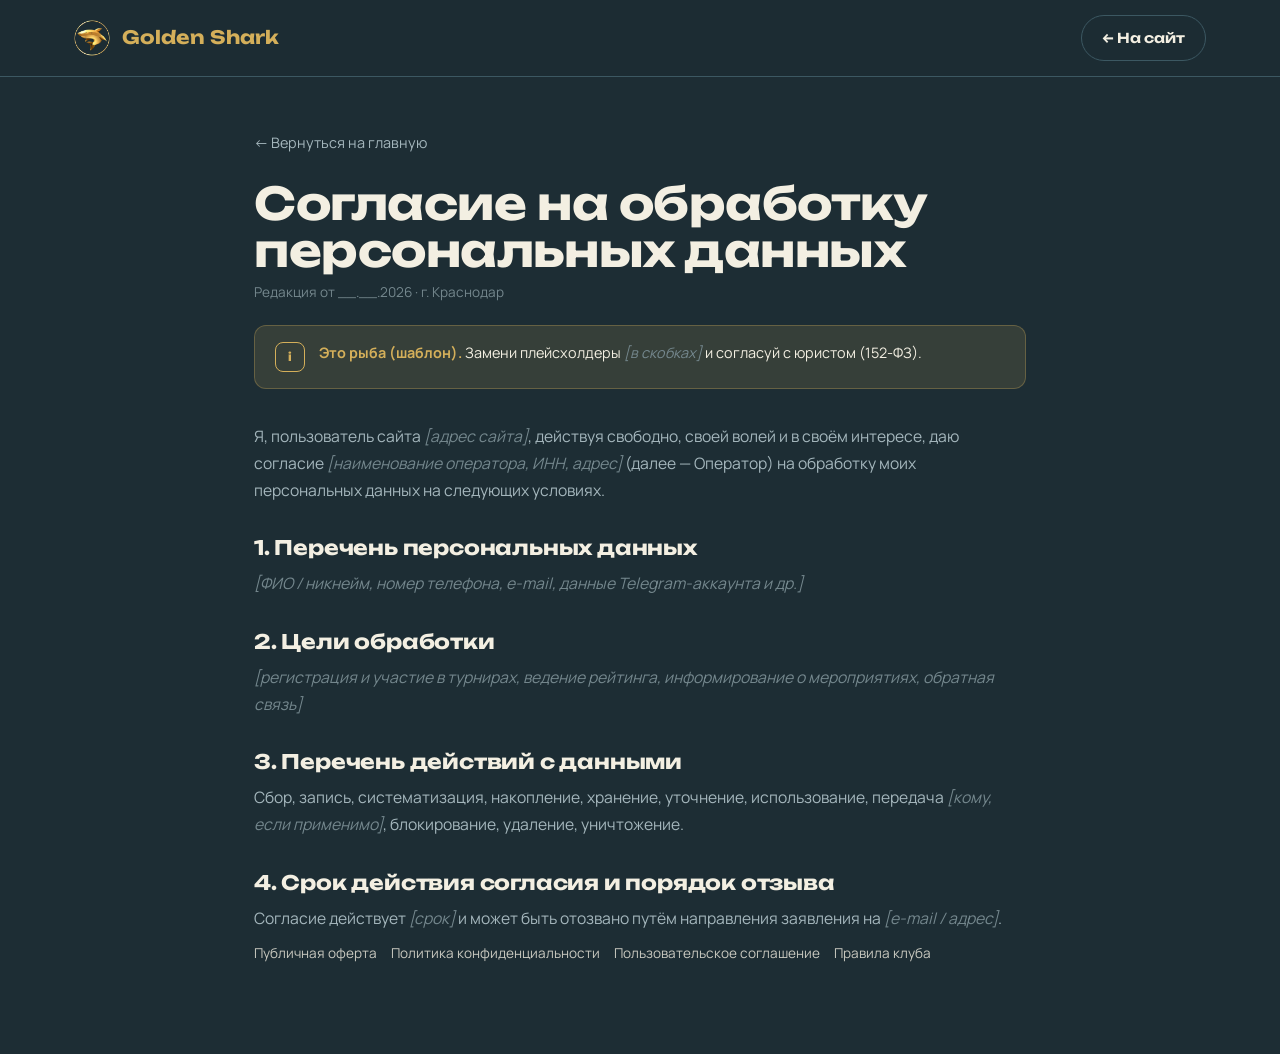
<file: consent.html>
<!DOCTYPE html>
<html lang="ru">
<head>
  <meta charset="UTF-8" />
  <meta name="viewport" content="width=device-width, initial-scale=1.0" />
  <title>Согласие на обработку персональных данных — Golden Shark</title>
  <meta name="robots" content="noindex" />
  <link rel="icon" type="image/png" href="assets/img/favicon.png?v=2" />
  <link rel="preconnect" href="https://fonts.googleapis.com" />
  <link rel="preconnect" href="https://fonts.gstatic.com" crossorigin />
  <link href="https://fonts.googleapis.com/css2?family=Manrope:wght@400;500;600;700&family=Unbounded:wght@500;600;700;800&display=swap" rel="stylesheet" />
  <link rel="stylesheet" href="assets/css/style.css?v=6" />
</head>
<body>
  <header class="header scrolled">
    <div class="wrap nav">
      <a href="index.html" class="logo"><img class="logo-mark" src="assets/img/logo-mark.png?v=2" alt="Golden Shark" /><span><span class="accent">Golden Shark</span></span></a>
      <a href="index.html" class="btn btn-ghost btn-sm">← На сайт</a>
    </div>
  </header>

  <main class="legal-page">
    <a href="index.html" class="back">← Вернуться на главную</a>
    <h1>Согласие на обработку персональных данных</h1>
    <div class="updated">Редакция от __.__.2026 · г. Краснодар</div>

    <div class="stub-note">
      <span class="age-badge" style="border-color:var(--accent);color:var(--accent);">i</span>
      <span><b>Это рыба (шаблон).</b> Замени плейсхолдеры <span class="placeholder">[в скобках]</span> и согласуй с юристом (152-ФЗ).</span>
    </div>

    <p>Я, пользователь сайта <span class="placeholder">[адрес сайта]</span>, действуя свободно, своей волей и в своём интересе, даю согласие <span class="placeholder">[наименование оператора, ИНН, адрес]</span> (далее — Оператор) на обработку моих персональных данных на следующих условиях.</p>

    <h2>1. Перечень персональных данных</h2>
    <p><span class="placeholder">[ФИО / никнейм, номер телефона, e-mail, данные Telegram-аккаунта и др.]</span></p>

    <h2>2. Цели обработки</h2>
    <p><span class="placeholder">[регистрация и участие в турнирах, ведение рейтинга, информирование о мероприятиях, обратная связь]</span></p>

    <h2>3. Перечень действий с данными</h2>
    <p>Сбор, запись, систематизация, накопление, хранение, уточнение, использование, передача <span class="placeholder">[кому, если применимо]</span>, блокирование, удаление, уничтожение.</p>

    <h2>4. Срок действия согласия и порядок отзыва</h2>
    <p>Согласие действует <span class="placeholder">[срок]</span> и может быть отозвано путём направления заявления на <span class="placeholder">[e-mail / адрес]</span>.</p>

    <div class="docs-links">
      <a href="offer.html">Публичная оферта</a>
      <a href="privacy.html">Политика конфиденциальности</a>
      <a href="terms.html">Пользовательское соглашение</a>
      <a href="rules.html">Правила клуба</a>
    </div>
  </main>
</body>
</html>
</file>
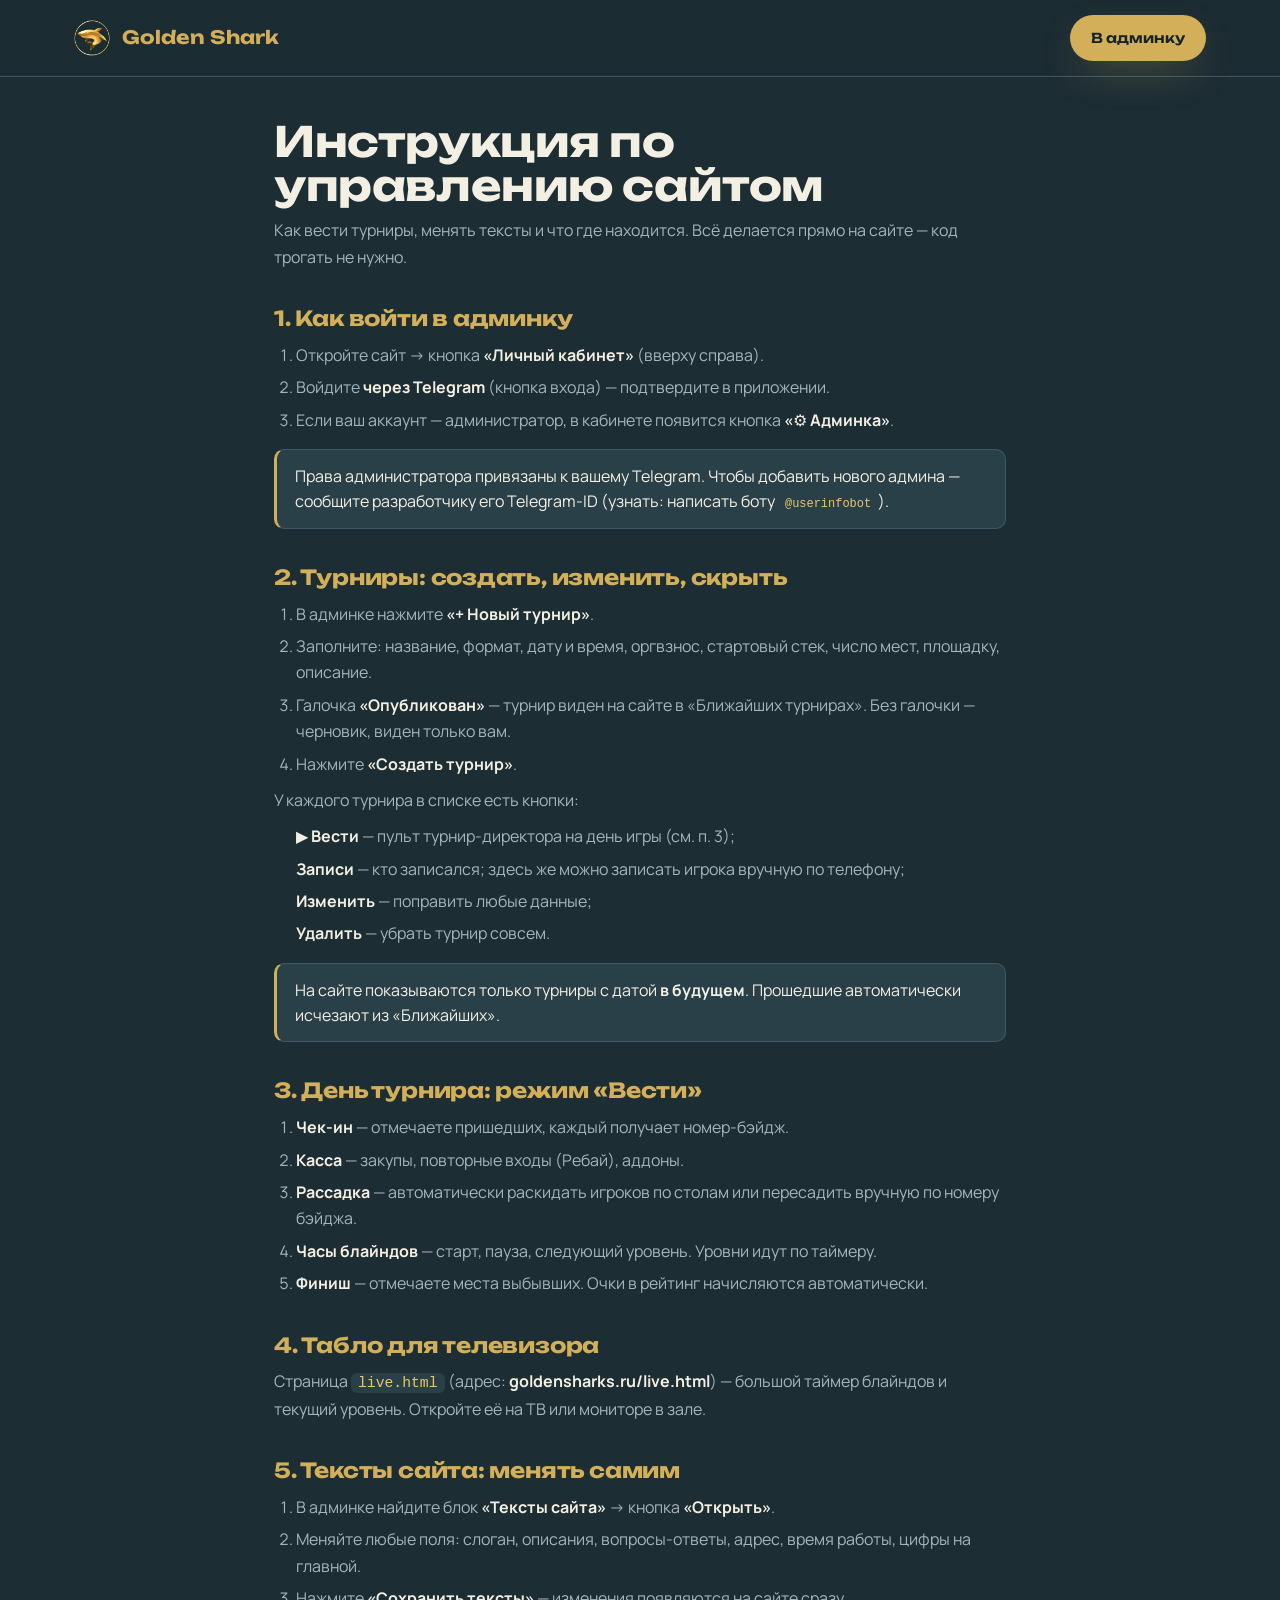
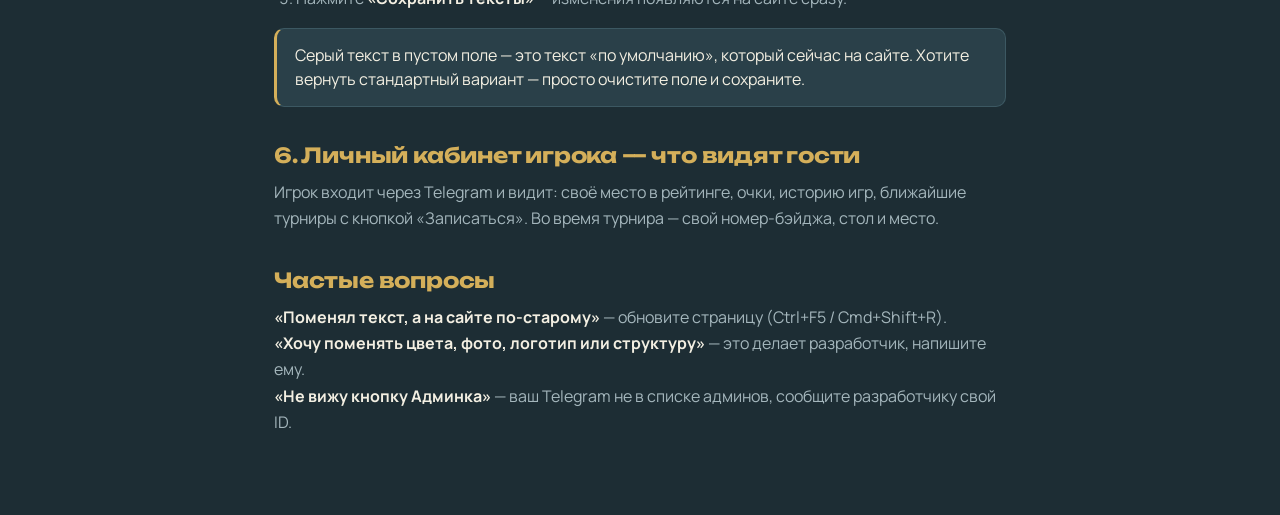
<file: help.html>
<!DOCTYPE html>
<html lang="ru">
<head>
  <meta charset="UTF-8" />
  <meta name="viewport" content="width=device-width, initial-scale=1.0" />
  <title>Инструкция — Golden Shark</title>
  <meta name="robots" content="noindex" />
  <link rel="icon" type="image/png" href="assets/img/favicon.png?v=2" />
  <link rel="preconnect" href="https://fonts.googleapis.com" />
  <link rel="preconnect" href="https://fonts.gstatic.com" crossorigin />
  <link href="https://fonts.googleapis.com/css2?family=Manrope:wght@400;500;600;700&family=Unbounded:wght@500;600;700;800&display=swap" rel="stylesheet" />
  <link rel="stylesheet" href="assets/css/style.css?v=6" />
  <style>
    .doc { max-width: 780px; margin: 0 auto; padding: 120px 24px 80px; }
    .doc h1 { font-size: clamp(1.8rem, 4vw, 2.6rem); margin-bottom: 10px; }
    .doc h2 { font-size: 1.3rem; margin: 38px 0 12px; color: var(--accent); }
    .doc h3 { font-size: 1.05rem; margin: 22px 0 8px; }
    .doc p, .doc li { color: var(--muted); font-size: 1rem; line-height: 1.65; }
    .doc ol, .doc ul { padding-left: 22px; margin: 10px 0; }
    .doc ol li, .doc ul li { list-style: revert; margin-bottom: 6px; }
    .doc b, .doc strong { color: var(--text); }
    .doc .tip { background: var(--surface); border: 1px solid var(--line); border-left: 3px solid var(--accent); border-radius: 10px; padding: 14px 18px; margin: 16px 0; }
    .doc code { background: var(--surface); border-radius: 6px; padding: 2px 7px; font-size: .92em; color: var(--gold); }
  </style>
</head>
<body>
  <header class="header scrolled">
    <div class="wrap nav">
      <a href="index.html" class="logo">
        <img class="logo-mark" src="assets/img/logo-mark.png?v=2" alt="Golden Shark" />
        <span><span class="accent">Golden Shark</span></span>
      </a>
      <div class="nav-actions">
        <a href="admin.html" class="btn btn-primary btn-sm">В админку</a>
      </div>
    </div>
  </header>

  <main class="doc">
    <h1>Инструкция по управлению сайтом</h1>
    <p>Как вести турниры, менять тексты и что где находится. Всё делается прямо на сайте — код трогать не нужно.</p>

    <h2>1. Как войти в админку</h2>
    <ol>
      <li>Откройте сайт → кнопка <b>«Личный кабинет»</b> (вверху справа).</li>
      <li>Войдите <b>через Telegram</b> (кнопка входа) — подтвердите в приложении.</li>
      <li>Если ваш аккаунт — администратор, в кабинете появится кнопка <b>«⚙ Админка»</b>.</li>
    </ol>
    <div class="tip">Права администратора привязаны к вашему Telegram. Чтобы добавить нового админа — сообщите разработчику его Telegram-ID (узнать: написать боту <code>@userinfobot</code>).</div>

    <h2>2. Турниры: создать, изменить, скрыть</h2>
    <ol>
      <li>В админке нажмите <b>«+ Новый турнир»</b>.</li>
      <li>Заполните: название, формат, дату и время, оргвзнос, стартовый стек, число мест, площадку, описание.</li>
      <li>Галочка <b>«Опубликован»</b> — турнир виден на сайте в «Ближайших турнирах». Без галочки — черновик, виден только вам.</li>
      <li>Нажмите <b>«Создать турнир»</b>.</li>
    </ol>
    <p>У каждого турнира в списке есть кнопки:</p>
    <ul>
      <li><b>▶ Вести</b> — пульт турнир-директора на день игры (см. п. 3);</li>
      <li><b>Записи</b> — кто записался; здесь же можно записать игрока вручную по телефону;</li>
      <li><b>Изменить</b> — поправить любые данные;</li>
      <li><b>Удалить</b> — убрать турнир совсем.</li>
    </ul>
    <div class="tip">На сайте показываются только турниры с датой <b>в будущем</b>. Прошедшие автоматически исчезают из «Ближайших».</div>

    <h2>3. День турнира: режим «Вести»</h2>
    <ol>
      <li><b>Чек-ин</b> — отмечаете пришедших, каждый получает номер-бэйдж.</li>
      <li><b>Касса</b> — закупы, повторные входы (Ребай), аддоны.</li>
      <li><b>Рассадка</b> — автоматически раскидать игроков по столам или пересадить вручную по номеру бэйджа.</li>
      <li><b>Часы блайндов</b> — старт, пауза, следующий уровень. Уровни идут по таймеру.</li>
      <li><b>Финиш</b> — отмечаете места выбывших. Очки в рейтинг начисляются автоматически.</li>
    </ol>

    <h2>4. Табло для телевизора</h2>
    <p>Страница <code>live.html</code> (адрес: <b>goldensharks.ru/live.html</b>) — большой таймер блайндов и текущий уровень. Откройте её на ТВ или мониторе в зале.</p>

    <h2>5. Тексты сайта: менять самим</h2>
    <ol>
      <li>В админке найдите блок <b>«Тексты сайта»</b> → кнопка <b>«Открыть»</b>.</li>
      <li>Меняйте любые поля: слоган, описания, вопросы-ответы, адрес, время работы, цифры на главной.</li>
      <li>Нажмите <b>«Сохранить тексты»</b> — изменения появляются на сайте сразу.</li>
    </ol>
    <div class="tip">Серый текст в пустом поле — это текст «по умолчанию», который сейчас на сайте. Хотите вернуть стандартный вариант — просто очистите поле и сохраните.</div>

    <h2>6. Личный кабинет игрока — что видят гости</h2>
    <p>Игрок входит через Telegram и видит: своё место в рейтинге, очки, историю игр, ближайшие турниры с кнопкой «Записаться». Во время турнира — свой номер-бэйджа, стол и место.</p>

    <h2>Частые вопросы</h2>
    <p><b>«Поменял текст, а на сайте по-старому»</b> — обновите страницу (Ctrl+F5 / Cmd+Shift+R).</p>
    <p><b>«Хочу поменять цвета, фото, логотип или структуру»</b> — это делает разработчик, напишите ему.</p>
    <p><b>«Не вижу кнопку Админка»</b> — ваш Telegram не в списке админов, сообщите разработчику свой ID.</p>
  </main>
</body>
</html>
</file>
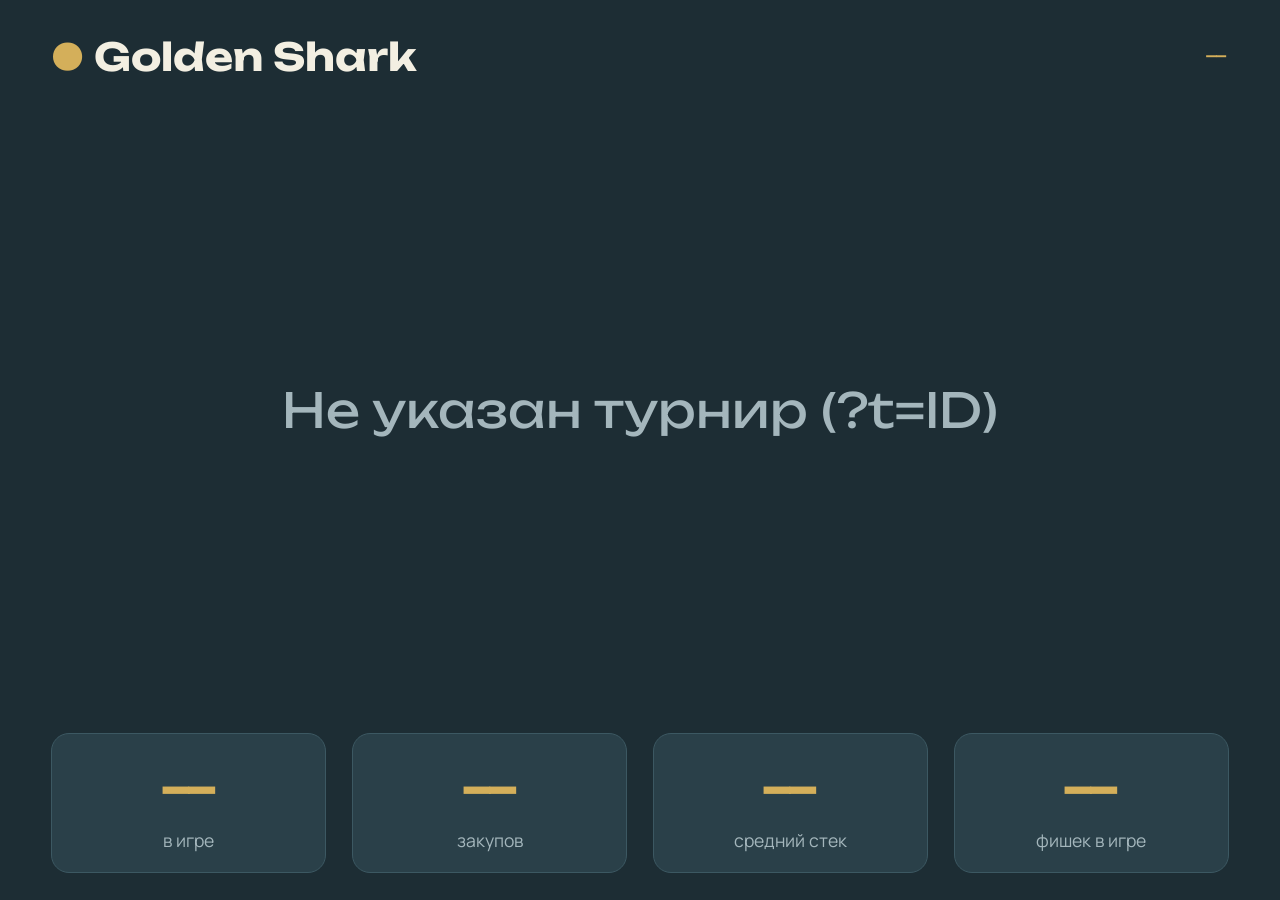
<file: live.html>
<!DOCTYPE html>
<html lang="ru">
<head>
  <meta charset="UTF-8" />
  <meta name="viewport" content="width=device-width, initial-scale=1.0" />
  <title>Табло — Golden Shark</title>
  <meta name="robots" content="noindex" />
  <link rel="icon" type="image/png" href="assets/img/favicon.png?v=2" />
  <link rel="preconnect" href="https://fonts.googleapis.com" />
  <link rel="preconnect" href="https://fonts.gstatic.com" crossorigin />
  <link href="https://fonts.googleapis.com/css2?family=Manrope:wght@400;500;600;700&family=Unbounded:wght@600;700;800&display=swap" rel="stylesheet" />
  <link rel="stylesheet" href="assets/css/style.css?v=6" />
  <style>
    body { overflow: hidden; }
    .live { min-height: 100vh; display: flex; flex-direction: column; padding: 3vh 4vw; }
    .live-top { display: flex; justify-content: space-between; align-items: center; }
    .live-top .ttl { font-family: var(--font-head); font-weight: 700; font-size: clamp(1.4rem, 3vw, 2.4rem); }
    .live-top .st { font-family: var(--font-head); font-size: clamp(.9rem,1.6vw,1.2rem); color: var(--accent); letter-spacing: .12em; text-transform: uppercase; }
    .live-mid { flex: 1; display: flex; flex-direction: column; align-items: center; justify-content: center; gap: 1.5vh; }
    .lvl { font-family: var(--font-head); font-size: clamp(1rem,2.2vw,1.6rem); color: var(--muted); letter-spacing: .1em; text-transform: uppercase; }
    .timer { font-family: var(--font-head); font-weight: 800; font-size: clamp(5rem, 22vw, 18rem); line-height: .9; color: var(--accent); text-shadow: 0 0 60px rgba(212, 175, 90,.35); }
    .timer.paused { color: var(--muted); animation: blink 1.4s steps(1) infinite; }
    @keyframes blink { 50% { opacity: .4; } }
    .blinds { font-family: var(--font-head); font-weight: 700; font-size: clamp(2rem, 7vw, 5.5rem); }
    .blinds small { color: var(--muted); font-size: .4em; font-weight: 600; }
    .nextb { font-family: var(--font-head); font-size: clamp(1rem,2.4vw,1.8rem); color: var(--muted); }
    .live-bot { display: grid; grid-template-columns: repeat(4,1fr); gap: 2vw; }
    .lt { background: var(--surface); border: 1px solid var(--line); border-radius: var(--radius); padding: 2vh 1.5vw; text-align: center; }
    .lt .n { font-family: var(--font-head); font-weight: 700; font-size: clamp(1.6rem,4vw,3rem); color: var(--accent); }
    .lt .l { color: var(--muted); font-size: clamp(.8rem,1.4vw,1.1rem); }
    .break-big { font-family: var(--font-head); font-weight: 800; font-size: clamp(2.5rem,9vw,7rem); color: var(--accent); letter-spacing: .05em; }
    .idle { color: var(--muted); font-family: var(--font-head); font-size: clamp(1.5rem,4vw,3rem); text-align:center; }
    @media (max-width:700px){ .live-bot{ grid-template-columns:repeat(2,1fr); } }
  </style>
</head>
<body>
  <div class="live">
    <div class="live-top">
      <div class="ttl"><span class="accent">●</span> <span id="ttl">Golden Shark</span></div>
      <div class="st" id="st">—</div>
    </div>
    <div class="live-mid" id="mid"><div class="idle">Загрузка…</div></div>
    <div class="live-bot">
      <div class="lt"><div class="n" id="mActive">—</div><div class="l">в игре</div></div>
      <div class="lt"><div class="n" id="mEntries">—</div><div class="l">закупов</div></div>
      <div class="lt"><div class="n" id="mAvg">—</div><div class="l">средний стек</div></div>
      <div class="lt"><div class="n" id="mChips">—</div><div class="l">фишек в игре</div></div>
    </div>
  </div>
  <script src="assets/js/live.js?v=3"></script>
</body>
</html>
</file>
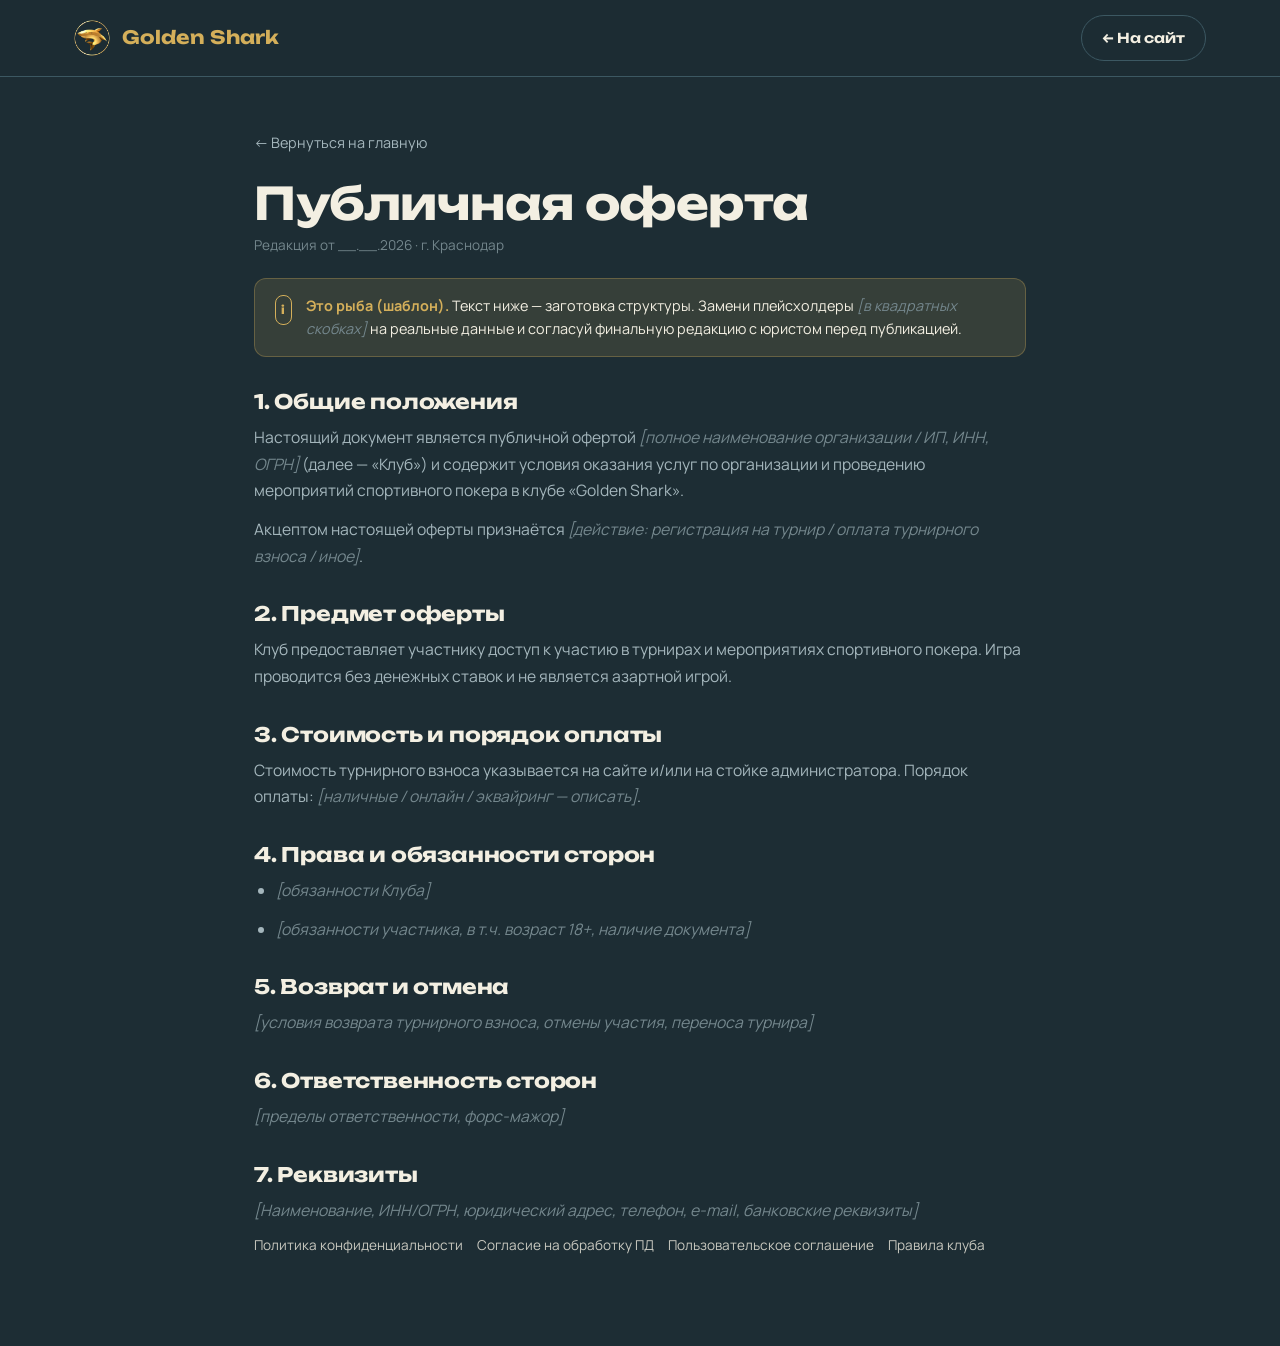
<file: offer.html>
<!DOCTYPE html>
<html lang="ru">
<head>
  <meta charset="UTF-8" />
  <meta name="viewport" content="width=device-width, initial-scale=1.0" />
  <title>Публичная оферта — Golden Shark</title>
  <meta name="robots" content="noindex" />
  <link rel="icon" type="image/png" href="assets/img/favicon.png?v=2" />
  <link rel="preconnect" href="https://fonts.googleapis.com" />
  <link rel="preconnect" href="https://fonts.gstatic.com" crossorigin />
  <link href="https://fonts.googleapis.com/css2?family=Manrope:wght@400;500;600;700&family=Unbounded:wght@500;600;700;800&display=swap" rel="stylesheet" />
  <link rel="stylesheet" href="assets/css/style.css?v=6" />
</head>
<body>
  <header class="header scrolled">
    <div class="wrap nav">
      <a href="index.html" class="logo"><img class="logo-mark" src="assets/img/logo-mark.png?v=2" alt="Golden Shark" /><span><span class="accent">Golden Shark</span></span></a>
      <a href="index.html" class="btn btn-ghost btn-sm">← На сайт</a>
    </div>
  </header>

  <main class="legal-page">
    <a href="index.html" class="back">← Вернуться на главную</a>
    <h1>Публичная оферта</h1>
    <div class="updated">Редакция от __.__.2026 · г. Краснодар</div>

    <div class="stub-note">
      <span class="age-badge" style="border-color:var(--accent);color:var(--accent);">i</span>
      <span><b>Это рыба (шаблон).</b> Текст ниже — заготовка структуры. Замени плейсхолдеры <span class="placeholder">[в квадратных скобках]</span> на реальные данные и согласуй финальную редакцию с юристом перед публикацией.</span>
    </div>

    <h2>1. Общие положения</h2>
    <p>Настоящий документ является публичной офертой <span class="placeholder">[полное наименование организации / ИП, ИНН, ОГРН]</span> (далее — «Клуб») и содержит условия оказания услуг по организации и проведению мероприятий спортивного покера в клубе «Golden Shark».</p>
    <p>Акцептом настоящей оферты признаётся <span class="placeholder">[действие: регистрация на турнир / оплата турнирного взноса / иное]</span>.</p>

    <h2>2. Предмет оферты</h2>
    <p>Клуб предоставляет участнику доступ к участию в турнирах и мероприятиях спортивного покера. Игра проводится без денежных ставок и не является азартной игрой.</p>

    <h2>3. Стоимость и порядок оплаты</h2>
    <p>Стоимость турнирного взноса указывается на сайте и/или на стойке администратора. Порядок оплаты: <span class="placeholder">[наличные / онлайн / эквайринг — описать]</span>.</p>

    <h2>4. Права и обязанности сторон</h2>
    <ul>
      <li><span class="placeholder">[обязанности Клуба]</span></li>
      <li><span class="placeholder">[обязанности участника, в т.ч. возраст 18+, наличие документа]</span></li>
    </ul>

    <h2>5. Возврат и отмена</h2>
    <p><span class="placeholder">[условия возврата турнирного взноса, отмены участия, переноса турнира]</span></p>

    <h2>6. Ответственность сторон</h2>
    <p><span class="placeholder">[пределы ответственности, форс-мажор]</span></p>

    <h2>7. Реквизиты</h2>
    <p class="placeholder">[Наименование, ИНН/ОГРН, юридический адрес, телефон, e-mail, банковские реквизиты]</p>

    <div class="docs-links">
      <a href="privacy.html">Политика конфиденциальности</a>
      <a href="consent.html">Согласие на обработку ПД</a>
      <a href="terms.html">Пользовательское соглашение</a>
      <a href="rules.html">Правила клуба</a>
    </div>
  </main>
</body>
</html>
</file>
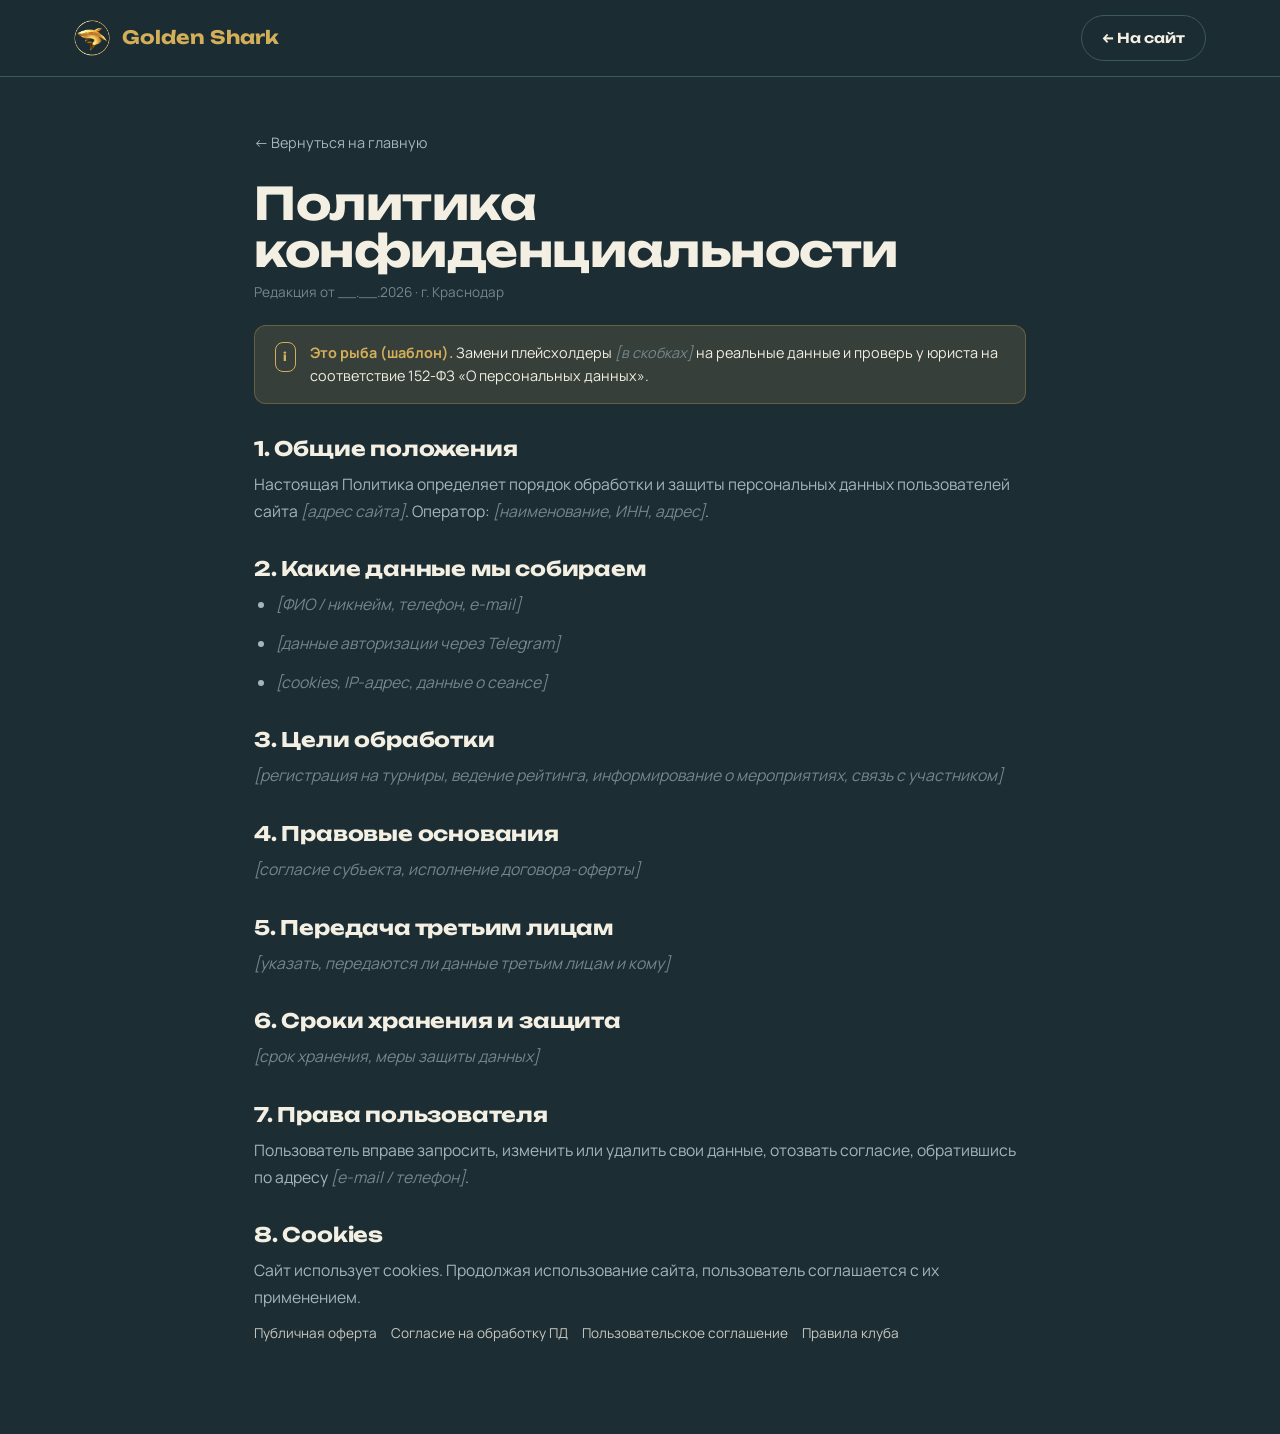
<file: privacy.html>
<!DOCTYPE html>
<html lang="ru">
<head>
  <meta charset="UTF-8" />
  <meta name="viewport" content="width=device-width, initial-scale=1.0" />
  <title>Политика конфиденциальности — Golden Shark</title>
  <meta name="robots" content="noindex" />
  <link rel="icon" type="image/png" href="assets/img/favicon.png?v=2" />
  <link rel="preconnect" href="https://fonts.googleapis.com" />
  <link rel="preconnect" href="https://fonts.gstatic.com" crossorigin />
  <link href="https://fonts.googleapis.com/css2?family=Manrope:wght@400;500;600;700&family=Unbounded:wght@500;600;700;800&display=swap" rel="stylesheet" />
  <link rel="stylesheet" href="assets/css/style.css?v=6" />
</head>
<body>
  <header class="header scrolled">
    <div class="wrap nav">
      <a href="index.html" class="logo"><img class="logo-mark" src="assets/img/logo-mark.png?v=2" alt="Golden Shark" /><span><span class="accent">Golden Shark</span></span></a>
      <a href="index.html" class="btn btn-ghost btn-sm">← На сайт</a>
    </div>
  </header>

  <main class="legal-page">
    <a href="index.html" class="back">← Вернуться на главную</a>
    <h1>Политика конфиденциальности</h1>
    <div class="updated">Редакция от __.__.2026 · г. Краснодар</div>

    <div class="stub-note">
      <span class="age-badge" style="border-color:var(--accent);color:var(--accent);">i</span>
      <span><b>Это рыба (шаблон).</b> Замени плейсхолдеры <span class="placeholder">[в скобках]</span> на реальные данные и проверь у юриста на соответствие 152-ФЗ «О персональных данных».</span>
    </div>

    <h2>1. Общие положения</h2>
    <p>Настоящая Политика определяет порядок обработки и защиты персональных данных пользователей сайта <span class="placeholder">[адрес сайта]</span>. Оператор: <span class="placeholder">[наименование, ИНН, адрес]</span>.</p>

    <h2>2. Какие данные мы собираем</h2>
    <ul>
      <li><span class="placeholder">[ФИО / никнейм, телефон, e-mail]</span></li>
      <li><span class="placeholder">[данные авторизации через Telegram]</span></li>
      <li><span class="placeholder">[cookies, IP-адрес, данные о сеансе]</span></li>
    </ul>

    <h2>3. Цели обработки</h2>
    <p><span class="placeholder">[регистрация на турниры, ведение рейтинга, информирование о мероприятиях, связь с участником]</span></p>

    <h2>4. Правовые основания</h2>
    <p><span class="placeholder">[согласие субъекта, исполнение договора-оферты]</span></p>

    <h2>5. Передача третьим лицам</h2>
    <p><span class="placeholder">[указать, передаются ли данные третьим лицам и кому]</span></p>

    <h2>6. Сроки хранения и защита</h2>
    <p><span class="placeholder">[срок хранения, меры защиты данных]</span></p>

    <h2>7. Права пользователя</h2>
    <p>Пользователь вправе запросить, изменить или удалить свои данные, отозвать согласие, обратившись по адресу <span class="placeholder">[e-mail / телефон]</span>.</p>

    <h2>8. Cookies</h2>
    <p>Сайт использует cookies. Продолжая использование сайта, пользователь соглашается с их применением.</p>

    <div class="docs-links">
      <a href="offer.html">Публичная оферта</a>
      <a href="consent.html">Согласие на обработку ПД</a>
      <a href="terms.html">Пользовательское соглашение</a>
      <a href="rules.html">Правила клуба</a>
    </div>
  </main>
</body>
</html>
</file>
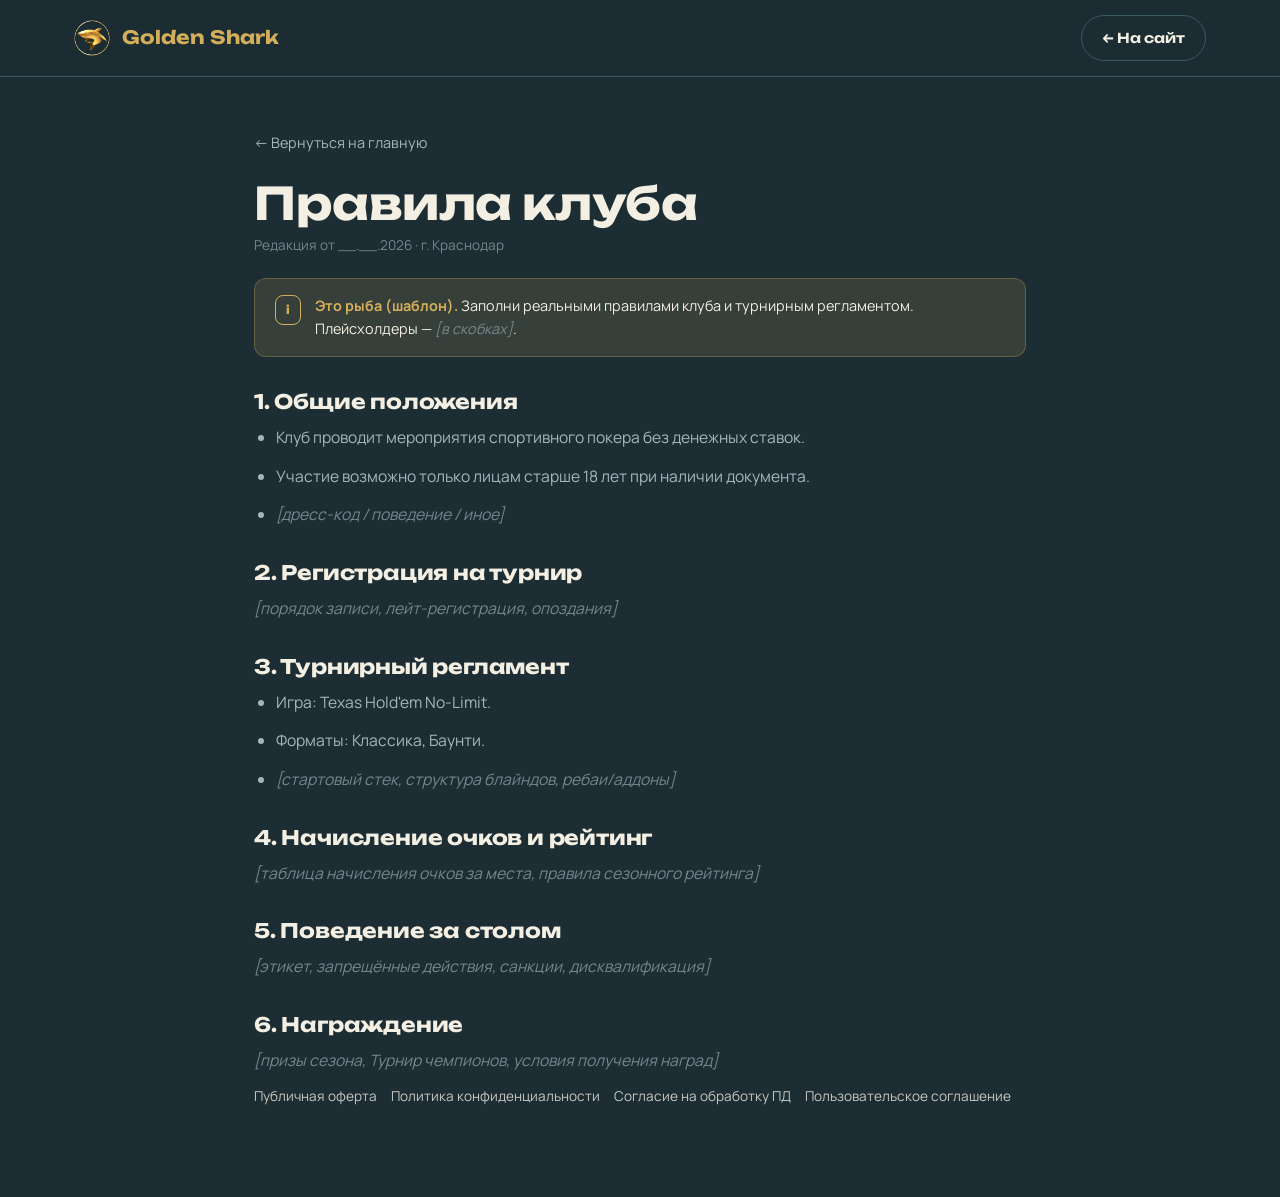
<file: rules.html>
<!DOCTYPE html>
<html lang="ru">
<head>
  <meta charset="UTF-8" />
  <meta name="viewport" content="width=device-width, initial-scale=1.0" />
  <title>Правила клуба — Golden Shark</title>
  <meta name="robots" content="noindex" />
  <link rel="icon" type="image/png" href="assets/img/favicon.png?v=2" />
  <link rel="preconnect" href="https://fonts.googleapis.com" />
  <link rel="preconnect" href="https://fonts.gstatic.com" crossorigin />
  <link href="https://fonts.googleapis.com/css2?family=Manrope:wght@400;500;600;700&family=Unbounded:wght@500;600;700;800&display=swap" rel="stylesheet" />
  <link rel="stylesheet" href="assets/css/style.css?v=6" />
</head>
<body>
  <header class="header scrolled">
    <div class="wrap nav">
      <a href="index.html" class="logo"><img class="logo-mark" src="assets/img/logo-mark.png?v=2" alt="Golden Shark" /><span><span class="accent">Golden Shark</span></span></a>
      <a href="index.html" class="btn btn-ghost btn-sm">← На сайт</a>
    </div>
  </header>

  <main class="legal-page">
    <a href="index.html" class="back">← Вернуться на главную</a>
    <h1>Правила клуба</h1>
    <div class="updated">Редакция от __.__.2026 · г. Краснодар</div>

    <div class="stub-note">
      <span class="age-badge" style="border-color:var(--accent);color:var(--accent);">i</span>
      <span><b>Это рыба (шаблон).</b> Заполни реальными правилами клуба и турнирным регламентом. Плейсхолдеры — <span class="placeholder">[в скобках]</span>.</span>
    </div>

    <h2>1. Общие положения</h2>
    <ul>
      <li>Клуб проводит мероприятия спортивного покера без денежных ставок.</li>
      <li>Участие возможно только лицам старше 18 лет при наличии документа.</li>
      <li><span class="placeholder">[дресс-код / поведение / иное]</span></li>
    </ul>

    <h2>2. Регистрация на турнир</h2>
    <p><span class="placeholder">[порядок записи, лейт-регистрация, опоздания]</span></p>

    <h2>3. Турнирный регламент</h2>
    <ul>
      <li>Игра: Texas Hold'em No-Limit.</li>
      <li>Форматы: Классика, Баунти.</li>
      <li><span class="placeholder">[стартовый стек, структура блайндов, ребаи/аддоны]</span></li>
    </ul>

    <h2>4. Начисление очков и рейтинг</h2>
    <p><span class="placeholder">[таблица начисления очков за места, правила сезонного рейтинга]</span></p>

    <h2>5. Поведение за столом</h2>
    <p><span class="placeholder">[этикет, запрещённые действия, санкции, дисквалификация]</span></p>

    <h2>6. Награждение</h2>
    <p><span class="placeholder">[призы сезона, Турнир чемпионов, условия получения наград]</span></p>

    <div class="docs-links">
      <a href="offer.html">Публичная оферта</a>
      <a href="privacy.html">Политика конфиденциальности</a>
      <a href="consent.html">Согласие на обработку ПД</a>
      <a href="terms.html">Пользовательское соглашение</a>
    </div>
  </main>
</body>
</html>
</file>
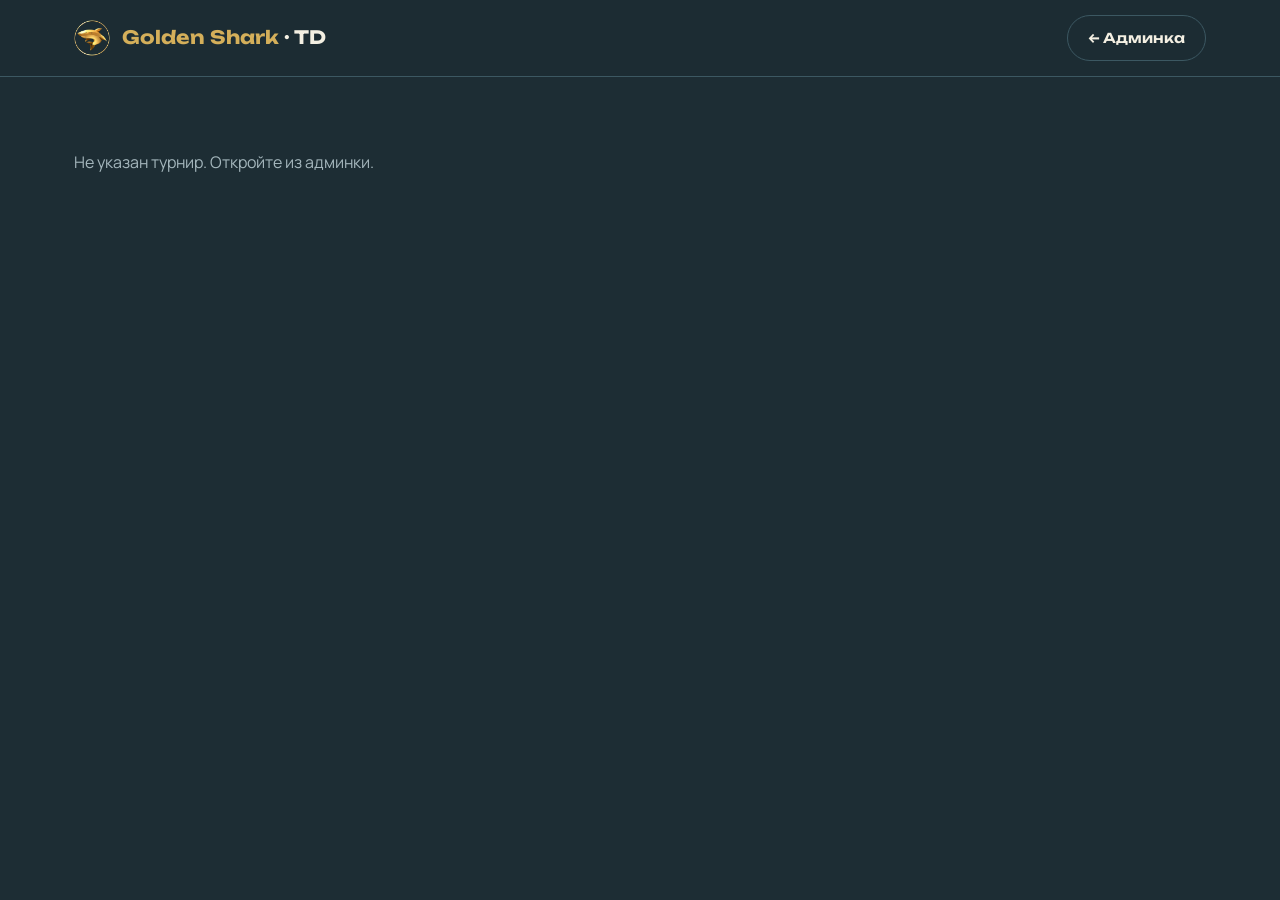
<file: td.html>
<!DOCTYPE html>
<html lang="ru">
<head>
  <meta charset="UTF-8" />
  <meta name="viewport" content="width=device-width, initial-scale=1.0" />
  <title>Управление турниром — Golden Shark</title>
  <meta name="robots" content="noindex" />
  <link rel="icon" type="image/png" href="assets/img/favicon.png?v=2" />
  <link rel="preconnect" href="https://fonts.googleapis.com" />
  <link rel="preconnect" href="https://fonts.gstatic.com" crossorigin />
  <link href="https://fonts.googleapis.com/css2?family=Manrope:wght@400;500;600;700&family=Unbounded:wght@500;600;700;800&display=swap" rel="stylesheet" />
  <link rel="stylesheet" href="assets/css/style.css?v=6" />
</head>
<body>
  <header class="header scrolled">
    <div class="wrap nav">
      <a href="admin.html" class="logo">
        <img class="logo-mark" src="assets/img/logo-mark.png?v=2" alt="Golden Shark" />
        <span><span class="accent">Golden Shark</span> · TD</span>
      </a>
      <a href="admin.html" class="btn btn-ghost btn-sm">← Админка</a>
    </div>
  </header>
  <main class="admin-wrap wrap" id="root"><p class="muted" style="padding-top:40px;">Загрузка…</p></main>
  <script src="assets/js/td.js?v=3"></script>
</body>
</html>
</file>
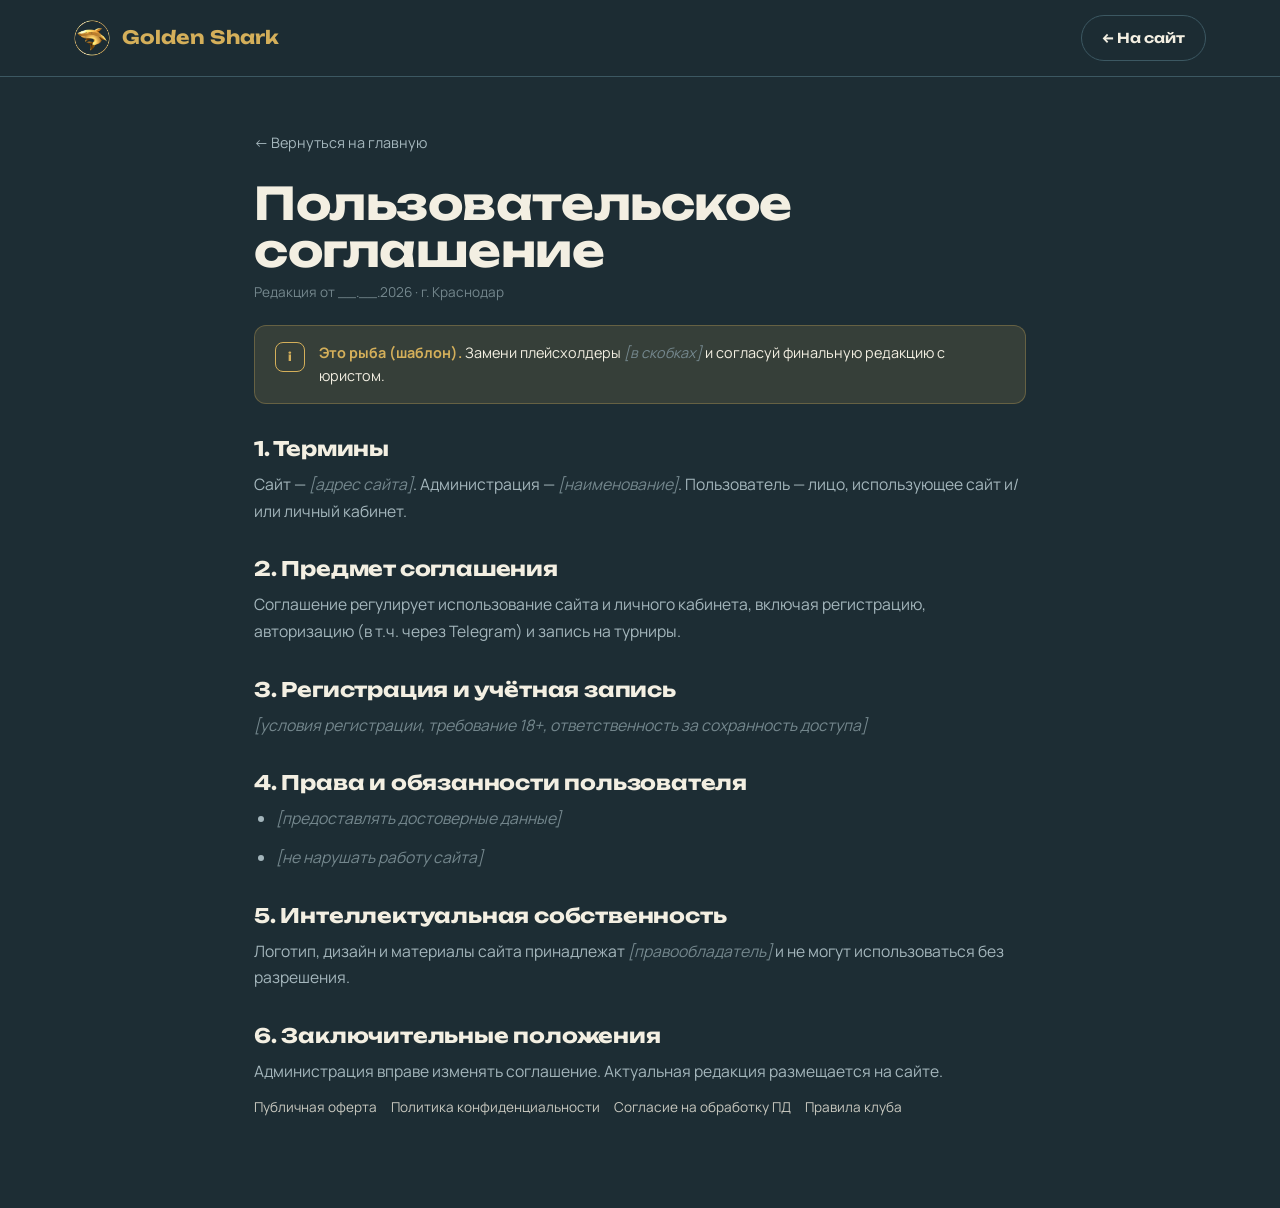
<file: terms.html>
<!DOCTYPE html>
<html lang="ru">
<head>
  <meta charset="UTF-8" />
  <meta name="viewport" content="width=device-width, initial-scale=1.0" />
  <title>Пользовательское соглашение — Golden Shark</title>
  <meta name="robots" content="noindex" />
  <link rel="icon" type="image/png" href="assets/img/favicon.png?v=2" />
  <link rel="preconnect" href="https://fonts.googleapis.com" />
  <link rel="preconnect" href="https://fonts.gstatic.com" crossorigin />
  <link href="https://fonts.googleapis.com/css2?family=Manrope:wght@400;500;600;700&family=Unbounded:wght@500;600;700;800&display=swap" rel="stylesheet" />
  <link rel="stylesheet" href="assets/css/style.css?v=6" />
</head>
<body>
  <header class="header scrolled">
    <div class="wrap nav">
      <a href="index.html" class="logo"><img class="logo-mark" src="assets/img/logo-mark.png?v=2" alt="Golden Shark" /><span><span class="accent">Golden Shark</span></span></a>
      <a href="index.html" class="btn btn-ghost btn-sm">← На сайт</a>
    </div>
  </header>

  <main class="legal-page">
    <a href="index.html" class="back">← Вернуться на главную</a>
    <h1>Пользовательское соглашение</h1>
    <div class="updated">Редакция от __.__.2026 · г. Краснодар</div>

    <div class="stub-note">
      <span class="age-badge" style="border-color:var(--accent);color:var(--accent);">i</span>
      <span><b>Это рыба (шаблон).</b> Замени плейсхолдеры <span class="placeholder">[в скобках]</span> и согласуй финальную редакцию с юристом.</span>
    </div>

    <h2>1. Термины</h2>
    <p>Сайт — <span class="placeholder">[адрес сайта]</span>. Администрация — <span class="placeholder">[наименование]</span>. Пользователь — лицо, использующее сайт и/или личный кабинет.</p>

    <h2>2. Предмет соглашения</h2>
    <p>Соглашение регулирует использование сайта и личного кабинета, включая регистрацию, авторизацию (в т.ч. через Telegram) и запись на турниры.</p>

    <h2>3. Регистрация и учётная запись</h2>
    <p><span class="placeholder">[условия регистрации, требование 18+, ответственность за сохранность доступа]</span></p>

    <h2>4. Права и обязанности пользователя</h2>
    <ul>
      <li><span class="placeholder">[предоставлять достоверные данные]</span></li>
      <li><span class="placeholder">[не нарушать работу сайта]</span></li>
    </ul>

    <h2>5. Интеллектуальная собственность</h2>
    <p>Логотип, дизайн и материалы сайта принадлежат <span class="placeholder">[правообладатель]</span> и не могут использоваться без разрешения.</p>

    <h2>6. Заключительные положения</h2>
    <p>Администрация вправе изменять соглашение. Актуальная редакция размещается на сайте.</p>

    <div class="docs-links">
      <a href="offer.html">Публичная оферта</a>
      <a href="privacy.html">Политика конфиденциальности</a>
      <a href="consent.html">Согласие на обработку ПД</a>
      <a href="rules.html">Правила клуба</a>
    </div>
  </main>
</body>
</html>
</file>
<file: assets/css/style.css>
/* ========= Golden Shark — brand styles =========
   Палитра: серо-синий (фон логотипа) + gold
   accent #d4af5a · deep #a87f33 · base #1d2d34 · surface #2a4049/#34505a
   text #f3efe2 · muted #74878d
================================================== */

:root {
  --bg:        #1d2d34;
  --bg-2:      #233640;
  --surface:   #2a4049;
  --surface-2: #34505a;
  --line:      #3c5862;
  --text:      #f3efe2;
  --muted:     #a4b6bc;
  --muted-2:   #74878d;
  --accent:    #d4af5a;
  --accent-deep: #a87f33;
  --accent-soft: rgba(212, 175, 90, .14);
  --danger:    #ff5c5c;
  --gold:      #e8c66a;

  --radius:    18px;
  --radius-sm: 12px;
  --maxw:      1180px;
  --shadow:    0 24px 60px -20px rgba(0,0,0,.7);
  --shadow-accent: 0 16px 40px -12px rgba(212, 175, 90,.35);

  --font-head: "Unbounded", system-ui, sans-serif;
  --font-body: "Manrope", system-ui, -apple-system, sans-serif;
}

* { box-sizing: border-box; margin: 0; padding: 0; }
[hidden] { display: none !important; }
html { scroll-behavior: smooth; }
body {
  font-family: var(--font-body);
  background: var(--bg);
  color: var(--text);
  line-height: 1.55;
  -webkit-font-smoothing: antialiased;
  overflow-x: hidden;
}
a { color: inherit; text-decoration: none; }
img { max-width: 100%; display: block; }
ul { list-style: none; }

.wrap { max-width: var(--maxw); margin: 0 auto; padding: 0 24px; }
section { padding: 96px 0; position: relative; }

/* ---------- Typography ---------- */
h1, h2, h3, .h { font-family: var(--font-head); font-weight: 700; line-height: 1.05; letter-spacing: -.01em; }
h1 { font-size: clamp(2.6rem, 6vw, 5rem); }
h2 { font-size: clamp(2rem, 4vw, 3.2rem); }
h3 { font-size: 1.25rem; }
.accent { color: var(--accent); }
.muted { color: var(--muted); }
.eyebrow {
  font-family: var(--font-head);
  font-size: .8rem; font-weight: 600;
  letter-spacing: .22em; text-transform: uppercase;
  color: var(--accent);
  display: inline-flex; align-items: center; gap: 10px;
}
.eyebrow::before { content: ""; width: 28px; height: 2px; background: var(--accent); }

.section-head { max-width: 640px; margin-bottom: 48px; }
.section-head h2 { margin: 16px 0 12px; }
.section-head p { color: var(--muted); font-size: 1.05rem; }

/* ---------- Buttons ---------- */
.btn {
  display: inline-flex; align-items: center; justify-content: center; gap: 10px;
  padding: 15px 28px; border-radius: 999px;
  font-family: var(--font-head); font-weight: 600; font-size: .95rem;
  cursor: pointer; border: 1px solid transparent; transition: .2s ease; white-space: nowrap;
}
.btn-primary { background: var(--accent); color: #14242a; box-shadow: var(--shadow-accent); }
.btn-primary:hover { transform: translateY(-2px); filter: brightness(1.05); }
.btn-ghost { background: transparent; color: var(--text); border-color: var(--line); }
.btn-ghost:hover { border-color: var(--accent); color: var(--accent); }
.btn-sm { padding: 11px 20px; font-size: .85rem; }
.btn-block { width: 100%; }

/* ---------- Header ---------- */
.header {
  position: fixed; top: 0; left: 0; right: 0; z-index: 100;
  transition: .3s ease; border-bottom: 1px solid transparent;
}
.header.scrolled {
  background: rgba(29,45,52,.82); backdrop-filter: blur(14px);
  border-bottom-color: var(--line);
}
.nav { display: flex; align-items: center; justify-content: space-between; height: 76px; }
.logo { display: flex; align-items: center; gap: 12px; font-family: var(--font-head); font-weight: 700; font-size: 1.15rem; }
.logo-mark { width: 36px; height: 36px; border-radius: 50%; display: block; }
.logo-mark.txt {
  border-radius: 11px; background: var(--accent); color: #14242a;
  display: grid; place-items: center; font-size: 1.4rem; font-weight: 800;
  box-shadow: var(--shadow-accent);
}
.logo span.accent { color: var(--accent); }
.nav-links { display: flex; align-items: center; gap: 34px; }
.nav-links a { font-size: .92rem; color: var(--muted); transition: .2s; font-weight: 500; }
.nav-links a:hover { color: var(--text); }
.nav-links > .btn { display: none; } /* кнопка ЛК в выпадающем меню — только на мобильных */
.nav-actions { display: flex; align-items: center; gap: 14px; }
.burger { display: none; background: none; border: 0; cursor: pointer; flex-direction: column; gap: 5px; padding: 8px; }
.burger span { width: 24px; height: 2px; background: var(--text); transition: .25s; }

/* ---------- Hero ---------- */
.hero { padding: 170px 0 90px; overflow: hidden; }
.hero-grid { display: grid; grid-template-columns: 1.15fr .85fr; gap: 60px; align-items: center; }
.hero .badge {
  display: inline-flex; align-items: center; gap: 8px; margin-bottom: 26px;
  padding: 7px 14px; border: 1px solid var(--line); border-radius: 999px;
  font-size: .8rem; color: var(--muted); background: var(--surface);
}
.hero .badge b { color: var(--accent); }
.hero h1 { margin-bottom: 22px; }
.hero p.lead { font-size: 1.15rem; color: var(--muted); max-width: 480px; margin-bottom: 34px; }
.hero-cta { display: flex; gap: 14px; flex-wrap: wrap; margin-bottom: 44px; }
.hero-stats { display: flex; gap: 40px; flex-wrap: wrap; }
.stat .num { font-family: var(--font-head); font-weight: 700; font-size: 2rem; color: var(--accent); }
.stat .lbl { font-size: .85rem; color: var(--muted); }

.hero-card {
  background: linear-gradient(160deg, var(--surface) 0%, var(--bg-2) 100%);
  border: 1px solid var(--line); border-radius: var(--radius);
  padding: 28px; box-shadow: var(--shadow); position: relative;
}
.hero-card::before {
  content: ""; position: absolute; inset: 0; border-radius: var(--radius);
  background: radial-gradient(380px 200px at 80% -10%, var(--accent-soft), transparent 70%);
  pointer-events: none;
}
.hero-card .hc-top { display: flex; justify-content: space-between; align-items: center; margin-bottom: 22px; }
.hero-card .tag { font-size: .72rem; letter-spacing: .12em; text-transform: uppercase; color: var(--accent); font-family: var(--font-head); }
.chip-live { display: inline-flex; align-items: center; gap: 7px; font-size: .78rem; color: var(--accent); }
.chip-live .dot { width: 8px; height: 8px; border-radius: 50%; background: var(--accent); box-shadow: 0 0 0 0 rgba(212, 175, 90,.6); animation: pulse 1.8s infinite; }
@keyframes pulse { 0%{box-shadow:0 0 0 0 rgba(212, 175, 90,.6)} 70%{box-shadow:0 0 0 10px rgba(212, 175, 90,0)} 100%{box-shadow:0 0 0 0 rgba(212, 175, 90,0)} }
.lb-row { display: grid; grid-template-columns: 30px 1fr auto; gap: 14px; align-items: center; padding: 12px 0; border-bottom: 1px solid var(--line); }
.lb-row:last-child { border-bottom: 0; }
.lb-rank { font-family: var(--font-head); font-weight: 700; color: var(--muted); }
.lb-row:nth-child(1) .lb-rank, .lb-row.top .lb-rank { color: var(--accent); }
.lb-name { font-weight: 600; font-size: .95rem; }
.lb-pts { font-family: var(--font-head); font-weight: 600; color: var(--accent); font-size: .95rem; }

/* ---------- Marquee ---------- */
.marquee { border-block: 1px solid var(--line); background: var(--bg-2); padding: 0; overflow: hidden; }
.marquee-track { display: flex; gap: 60px; padding: 18px 0; white-space: nowrap; animation: scroll 28s linear infinite; }
.marquee-track span { font-family: var(--font-head); font-weight: 600; color: var(--muted-2); font-size: 1.1rem; display: inline-flex; gap: 60px; }
.marquee-track span::after { content: "♠"; color: var(--accent); }
@keyframes scroll { to { transform: translateX(-50%); } }

/* ---------- Tournaments ---------- */
.tour-grid { display: grid; grid-template-columns: repeat(3, 1fr); gap: 22px; }
.tcard {
  background: var(--surface); border: 1px solid var(--line); border-radius: var(--radius);
  padding: 26px; transition: .25s; position: relative; overflow: hidden;
}
.tcard:hover { transform: translateY(-4px); border-color: var(--accent); }
.tcard .ribbon {
  position: absolute; top: 20px; right: -34px; transform: rotate(45deg);
  background: var(--accent); color: #14242a; font-size: .68rem; font-weight: 700;
  font-family: var(--font-head); padding: 4px 40px; letter-spacing: .06em;
}
.tcard .date { font-family: var(--font-head); color: var(--accent); font-size: .82rem; font-weight: 600; letter-spacing: .04em; }
.tcard h3 { margin: 10px 0 6px; }
.tcard .fmt { color: var(--muted); font-size: .88rem; margin-bottom: 20px; }
.tcard .meta { display: flex; flex-direction: column; gap: 10px; margin-bottom: 22px; }
.tcard .meta div { display: flex; justify-content: space-between; font-size: .9rem; border-bottom: 1px dashed var(--line); padding-bottom: 9px; }
.tcard .meta span:first-child { color: var(--muted); padding-right: 10px; }
.tcard .meta b { font-weight: 600; white-space: nowrap; }
.tcard .date { padding-right: 56px; } /* не залезать под ribbon */
/* авто-сетка карточек: адаптируется к числу и ширине, на мобиле — 1 колонка */
.cards-auto { display: grid; grid-template-columns: repeat(auto-fit, minmax(270px, 1fr)); gap: 22px; }
.fmt-grid { display: grid; grid-template-columns: repeat(4, 1fr); gap: 22px; }
.fmt-card { background: var(--surface); border: 1px solid var(--line); border-radius: var(--radius); padding: 28px 24px; transition: .25s; }
.fmt-card:hover { border-color: var(--accent); transform: translateY(-4px); }
.fmt-card .ic { width: 48px; height: 48px; border-radius: 12px; background: var(--accent-soft); color: var(--accent); display: grid; place-items: center; font-size: 1.4rem; margin-bottom: 16px; }
.fmt-card h3 { font-family: var(--font-head); font-size: 1.15rem; margin-bottom: 8px; }
.fmt-card .tag { display: inline-block; font-size: .72rem; font-weight: 600; letter-spacing: .04em; color: var(--accent); background: var(--accent-soft); border-radius: 999px; padding: 3px 10px; margin-bottom: 12px; }
.fmt-card p { color: var(--muted); font-size: .9rem; }

/* ---------- Formats ---------- */
.fmt-grid { display: grid; grid-template-columns: repeat(3, 1fr); gap: 22px; }
.fcard { background: var(--surface); border: 1px solid var(--line); border-radius: var(--radius); padding: 30px; transition: .25s; }
.fcard:hover { border-color: var(--accent); background: var(--surface-2); }
.fcard .ico { width: 54px; height: 54px; border-radius: 14px; background: var(--accent-soft); color: var(--accent); display: grid; place-items: center; font-size: 1.6rem; margin-bottom: 18px; }
.fcard h3 { margin-bottom: 10px; }
.fcard p { color: var(--muted); font-size: .94rem; }

/* ---------- Leaderboard section ---------- */
.lb-wrap { background: var(--surface); border: 1px solid var(--line); border-radius: var(--radius); overflow: hidden; }
.lb-tabs { display: flex; gap: 8px; padding: 18px 24px; border-bottom: 1px solid var(--line); flex-wrap: wrap; }
.lb-tab { padding: 9px 18px; border-radius: 999px; font-size: .85rem; font-family: var(--font-head); font-weight: 500; color: var(--muted); cursor: pointer; border: 1px solid transparent; transition: .2s; }
.lb-tab.active { background: var(--accent-soft); color: var(--accent); border-color: rgba(212, 175, 90,.3); }
table.lb { width: 100%; border-collapse: collapse; }
table.lb th, table.lb td { text-align: left; padding: 16px 24px; font-size: .92rem; border-bottom: 1px solid var(--line); }
table.lb th { font-size: .74rem; text-transform: uppercase; letter-spacing: .1em; color: var(--muted); font-weight: 600; }
table.lb td.rank { font-family: var(--font-head); font-weight: 700; width: 70px; }
table.lb tr:last-child td { border-bottom: 0; }
table.lb tbody tr:hover { background: var(--surface-2); }
table.lb td.pts { font-family: var(--font-head); font-weight: 700; color: var(--accent); text-align: right; }
table.lb td.num { text-align: center; color: var(--muted); }
.medal { display: inline-grid; place-items: center; width: 28px; height: 28px; border-radius: 8px; font-size: .8rem; }
.medal.g { background: rgba(255,209,102,.16); color: var(--gold); }
.medal.s { background: rgba(200,200,210,.16); color: #c8c8d2; }
.medal.b { background: rgba(205,127,80,.16); color: #cd7f50; }

/* ---------- About ---------- */
.about-grid { display: grid; grid-template-columns: 1fr 1fr; gap: 60px; align-items: center; }
.about-feats { display: grid; grid-template-columns: 1fr 1fr; gap: 18px; margin-top: 30px; }
.feat { display: flex; gap: 14px; align-items: flex-start; }
.feat .fi { flex: 0 0 auto; width: 42px; height: 42px; border-radius: 11px; background: var(--accent-soft); color: var(--accent); display: grid; place-items: center; font-size: 1.2rem; }
.feat h4 { font-family: var(--font-head); font-size: 1rem; margin-bottom: 3px; }
.feat p { color: var(--muted); font-size: .86rem; }
.about-visual { aspect-ratio: 4/5; border-radius: var(--radius); background:
  linear-gradient(160deg, var(--surface-2), var(--bg-2)),
  radial-gradient(circle at 30% 20%, var(--accent-soft), transparent 60%);
  border: 1px solid var(--line); position: relative; overflow: hidden; display: grid; place-items: center; }
.about-visual .big-suit { font-size: 14rem; color: rgba(212, 175, 90,.08); position: absolute; }
.about-visual .vstat { position: relative; text-align: center; }
.about-visual .vstat .n { font-family: var(--font-head); font-weight: 700; font-size: 3.5rem; color: var(--accent); }

/* ---------- CTA banner ---------- */
.cta-banner {
  background: linear-gradient(120deg, #6a6d72, #53565A);
  border-radius: var(--radius); padding: 60px; text-align: center; position: relative; overflow: hidden;
}
.cta-banner::before { content: "♠♥♦♣"; position: absolute; font-size: 9rem; opacity: .07; top: -20px; right: 30px; letter-spacing: 20px; }
.cta-banner h2 { color: #fff; margin-bottom: 14px; }
.cta-banner p { color: rgba(255,255,255,.8); margin-bottom: 28px; max-width: 520px; margin-inline: auto; }

/* ---------- Contacts ---------- */
.contact-grid { display: grid; grid-template-columns: 1fr 1fr; gap: 40px; }
.contact-card { background: var(--surface); border: 1px solid var(--line); border-radius: var(--radius); padding: 36px; }
.contact-item { display: flex; gap: 16px; align-items: flex-start; padding: 18px 0; border-bottom: 1px solid var(--line); }
.contact-item:last-child { border-bottom: 0; }
.contact-item .ci { width: 44px; height: 44px; border-radius: 11px; background: var(--accent-soft); color: var(--accent); display: grid; place-items: center; font-size: 1.2rem; flex: 0 0 auto; }
.contact-item .lbl { font-size: .78rem; color: var(--muted); text-transform: uppercase; letter-spacing: .08em; }
.contact-item .val { font-weight: 600; font-size: 1.02rem; }
.contact-item .val a { color: var(--accent); transition: opacity .2s; }
.contact-item .val a:hover { opacity: .8; }
.map-box { border-radius: var(--radius); overflow: hidden; border: 1px solid var(--line); min-height: 360px; background: var(--surface); display: grid; place-items: center; position: relative; }
.map-box iframe { width: 100%; height: 100%; min-height: 360px; border: 0; filter: grayscale(.3) invert(.92) hue-rotate(180deg); }

/* ---------- Footer ---------- */
.footer { background: var(--bg-2); border-top: 1px solid var(--line); padding: 60px 0 30px; }
.footer-grid { display: grid; grid-template-columns: 2fr 1fr 1fr 1.4fr; gap: 40px; margin-bottom: 40px; }
.footer p.about { color: var(--muted); font-size: .92rem; margin: 16px 0; max-width: 280px; }
.footer h5 { font-family: var(--font-head); font-size: .8rem; text-transform: uppercase; letter-spacing: .1em; color: var(--muted); margin-bottom: 18px; }
.footer ul li { margin-bottom: 11px; }
.footer ul a { color: var(--text); font-size: .92rem; opacity: .8; transition: .2s; }
.footer ul a:hover { color: var(--accent); opacity: 1; }
.socials { display: flex; gap: 12px; }
.socials a { width: 42px; height: 42px; border-radius: 11px; background: var(--surface); border: 1px solid var(--line); display: grid; place-items: center; transition: .2s; }
.socials a:hover { border-color: var(--accent); color: var(--accent); transform: translateY(-2px); }
.footer-bottom { display: flex; justify-content: space-between; align-items: center; padding-top: 26px; border-top: 1px solid var(--line); color: var(--muted); font-size: .85rem; flex-wrap: wrap; gap: 12px; }
.age-badge { display: inline-grid; place-items: center; width: 30px; height: 30px; border-radius: 8px; border: 1px solid var(--danger); color: var(--danger); font-family: var(--font-head); font-weight: 700; font-size: .72rem; }

.disclaimer { background: var(--surface); border: 1px solid var(--line); border-radius: var(--radius-sm); padding: 18px 22px; font-size: .82rem; color: var(--muted); display: flex; gap: 14px; align-items: center; margin-top: 30px; }
.disclaimer .age-badge { flex: 0 0 auto; }

/* ---------- Reveal animation ---------- */
.reveal { opacity: 0; transform: translateY(24px); transition: .7s cubic-bezier(.2,.7,.2,1); }
.reveal.in { opacity: 1; transform: none; }

/* ========================================================
   ACCOUNT / Личный кабинет
======================================================== */
.auth-screen { min-height: 100vh; display: grid; place-items: center; padding: 100px 24px 60px; }
.auth-card { width: 100%; max-width: 420px; background: var(--surface); border: 1px solid var(--line); border-radius: var(--radius); padding: 40px; box-shadow: var(--shadow); }
.auth-card .logo { justify-content: center; margin-bottom: 8px; }
.auth-card h2 { text-align: center; font-size: 1.6rem; margin-bottom: 8px; }
.auth-card p.sub { text-align: center; color: var(--muted); font-size: .92rem; margin-bottom: 30px; }
.oauth-btn { display: flex; align-items: center; gap: 14px; width: 100%; padding: 15px 20px; border-radius: var(--radius-sm); border: 1px solid var(--line); background: var(--bg-2); color: var(--text); font-family: var(--font-body); font-weight: 600; font-size: .95rem; cursor: pointer; transition: .2s; margin-bottom: 12px; }
.oauth-btn:hover { border-color: var(--accent); background: var(--surface-2); transform: translateY(-1px); }
.oauth-btn .oi { width: 30px; height: 30px; border-radius: 8px; display: grid; place-items: center; font-weight: 700; color: #fff; flex: 0 0 auto; }
.oi.tg { background: #2aabee; } .oi.ya { background: #fc3f1d; } .oi.vk { background: #0077ff; }
.auth-card .legal { text-align: center; font-size: .78rem; color: var(--muted-2); margin-top: 20px; }
.field { margin-bottom: 14px; }
.field label { display: block; font-size: .8rem; color: var(--muted); margin-bottom: 7px; }
.field input {
  width: 100%; padding: 14px 16px; border-radius: var(--radius-sm);
  background: var(--bg-2); border: 1px solid var(--line); color: var(--text);
  font-family: var(--font-body); font-size: .95rem; transition: .2s;
}
.field input:focus { outline: none; border-color: var(--accent); }
.field input::placeholder { color: var(--muted-2); }
.auth-divider { display: flex; align-items: center; gap: 14px; margin: 22px 0; color: var(--muted-2); font-size: .8rem; }
.auth-divider::before, .auth-divider::after { content: ""; flex: 1; height: 1px; background: var(--line); }
.forgot { text-align: right; font-size: .8rem; margin: -4px 0 16px; }
.forgot a { color: var(--muted); } .forgot a:hover { color: var(--accent); }
.tg-login { background: #2aabee; color: #fff; border-color: #2aabee; }
.tg-login:hover { background: #1f97d4; border-color: #1f97d4; color: #fff; }

/* Dashboard */
.dash { padding-top: 110px; padding-bottom: 80px; }
.dash-head { display: flex; justify-content: space-between; align-items: flex-end; flex-wrap: wrap; gap: 20px; margin-bottom: 36px; }
.profile { display: flex; gap: 18px; align-items: center; }
.avatar { width: 72px; height: 72px; border-radius: 18px; background: linear-gradient(135deg, var(--accent), var(--accent-deep)); display: grid; place-items: center; font-family: var(--font-head); font-weight: 700; font-size: 1.8rem; color: #14242a; }
.profile .who h2 { font-size: 1.6rem; } .profile .who .uid { color: var(--muted); font-size: .88rem; }
.profile .tg-tag { display: inline-flex; align-items: center; gap: 6px; font-size: .8rem; color: var(--accent); margin-top: 4px; }

.dash-stats { display: grid; grid-template-columns: repeat(4, 1fr); gap: 18px; margin-bottom: 34px; }
.dstat { background: var(--surface); border: 1px solid var(--line); border-radius: var(--radius); padding: 24px; }
.dstat .ic { font-size: 1.4rem; color: var(--accent); margin-bottom: 14px; }
.dstat .n { font-family: var(--font-head); font-weight: 700; font-size: 2rem; }
.dstat .l { color: var(--muted); font-size: .85rem; }
.dstat .delta { font-size: .78rem; margin-top: 6px; } .delta.up { color: var(--accent); } .delta.down { color: var(--danger); }

.dash-cols { display: grid; grid-template-columns: 1.6fr 1fr; gap: 22px; }
.panel { background: var(--surface); border: 1px solid var(--line); border-radius: var(--radius); padding: 26px; }
.panel-head { display: flex; justify-content: space-between; align-items: center; margin-bottom: 20px; }
.panel-head h3 { font-size: 1.1rem; }
.panel-head a { font-size: .82rem; color: var(--accent); }

.reg-item { display: flex; gap: 16px; align-items: center; padding: 16px 0; border-bottom: 1px solid var(--line); }
.reg-item:last-child { border-bottom: 0; }
.reg-date { flex: 0 0 auto; width: 58px; height: 58px; border-radius: 12px; background: var(--bg-2); border: 1px solid var(--line); display: grid; place-items: center; text-align: center; }
.reg-date .d { font-family: var(--font-head); font-weight: 700; font-size: 1.4rem; color: var(--accent); line-height: 1; }
.reg-date .m { font-size: .68rem; color: var(--muted); text-transform: uppercase; }
.reg-info { flex: 1; } .reg-info h4 { font-family: var(--font-head); font-size: .98rem; } .reg-info p { color: var(--muted); font-size: .84rem; }
.status-pill { font-size: .72rem; padding: 5px 12px; border-radius: 999px; font-weight: 600; font-family: var(--font-head); }
.status-pill.ok { background: var(--accent-soft); color: var(--accent); }
.status-pill.wait { background: rgba(255,209,102,.14); color: var(--gold); }

.rank-widget { text-align: center; padding: 10px 0 4px; }
.rank-widget .place { font-family: var(--font-head); font-weight: 700; font-size: 4rem; color: var(--accent); line-height: 1; }
.rank-widget .of { color: var(--muted); font-size: .9rem; margin-bottom: 18px; }
.progress { height: 10px; border-radius: 999px; background: var(--bg-2); overflow: hidden; margin: 14px 0 8px; }
.progress > i { display: block; height: 100%; background: linear-gradient(90deg, var(--accent-deep), var(--accent)); border-radius: 999px; }
.rank-widget .hint { font-size: .82rem; color: var(--muted); }

.history-item { display: flex; justify-content: space-between; align-items: center; padding: 14px 0; border-bottom: 1px solid var(--line); font-size: .9rem; }
.history-item:last-child { border-bottom: 0; }
.history-item .hi-place { font-family: var(--font-head); font-weight: 700; color: var(--accent); }
.dash .logout { background: none; border: 1px solid var(--line); color: var(--muted); padding: 10px 18px; border-radius: 999px; cursor: pointer; font-family: var(--font-head); font-size: .85rem; transition: .2s; }
.dash .logout:hover { border-color: var(--danger); color: var(--danger); }

/* ---------- How it works (Как проходит вечер) ---------- */
.steps { display: grid; grid-template-columns: repeat(5, 1fr); gap: 18px; }
.step { background: var(--surface); border: 1px solid var(--line); border-radius: var(--radius); padding: 26px 24px; transition: .25s; }
.step:hover { border-color: var(--accent); transform: translateY(-4px); }
.step .n { font-family: var(--font-head); font-weight: 700; font-size: 2.4rem; color: var(--accent); line-height: 1; margin-bottom: 16px; }
.step h4 { font-family: var(--font-head); font-size: 1.02rem; margin-bottom: 8px; }
.step p { color: var(--muted); font-size: .88rem; }

/* ---------- Community / соцсети ---------- */
.community-grid { display: grid; grid-template-columns: 1.5fr 1fr 1fr; gap: 18px; }
.soc-card { border-radius: var(--radius); padding: 30px; border: 1px solid var(--line); background: var(--surface); display: flex; flex-direction: column; justify-content: space-between; min-height: 210px; transition: .25s; }
.soc-card:hover { transform: translateY(-4px); }
.soc-card .si { font-size: 1.9rem; margin-bottom: auto; }
.soc-card .cnt { font-family: var(--font-head); font-weight: 700; font-size: 1.9rem; margin-top: 16px; }
.soc-card .cap { font-size: .9rem; color: var(--muted); margin-bottom: 16px; }
.soc-card.tg { background: linear-gradient(150deg, #2aabee, #1c84bd); border-color: transparent; color: #fff; }
.soc-card.tg .cap { color: rgba(255,255,255,.85); }
.soc-card.tg .btn { background: #fff; color: #1c84bd; }
.soc-card.vk:hover, .soc-card.ig:hover { border-color: var(--accent); }
.soc-card .btn-line { display: inline-flex; align-items: center; gap: 8px; font-family: var(--font-head); font-weight: 600; font-size: .9rem; color: var(--accent); }

/* ---------- FAQ ---------- */
.faq { max-width: 820px; margin-inline: auto; }
.faq details { background: var(--surface); border: 1px solid var(--line); border-radius: var(--radius-sm); margin-bottom: 12px; padding: 0 22px; }
.faq summary { cursor: pointer; list-style: none; padding: 20px 0; font-family: var(--font-head); font-weight: 600; font-size: 1.02rem; display: flex; justify-content: space-between; align-items: center; gap: 16px; }
.faq summary::-webkit-details-marker { display: none; }
.faq summary::after { content: "+"; color: var(--accent); font-size: 1.5rem; line-height: 1; transition: .2s; flex: 0 0 auto; }
.faq details[open] summary::after { transform: rotate(45deg); }
.faq details > p { color: var(--muted); padding: 0 0 20px; font-size: .95rem; margin: 0; }

/* ---------- Legal / документы ---------- */
.legal-page { max-width: 820px; margin: 0 auto; padding: 130px 24px 90px; }
.legal-page .back { display: inline-flex; align-items: center; gap: 8px; color: var(--muted); font-size: .9rem; margin-bottom: 26px; }
.legal-page .back:hover { color: var(--accent); }
.legal-page h1 { font-size: clamp(1.9rem, 4vw, 2.8rem); margin-bottom: 8px; }
.legal-page .updated { color: var(--muted-2); font-size: .85rem; margin-bottom: 22px; }
.stub-note { display: flex; gap: 14px; align-items: flex-start; background: var(--accent-soft); border: 1px solid rgba(212, 175, 90,.3); border-radius: var(--radius-sm); padding: 16px 20px; font-size: .9rem; color: var(--text); margin-bottom: 34px; }
.stub-note b { color: var(--accent); }
.legal-page h2 { font-size: 1.25rem; margin: 34px 0 12px; }
.legal-page p, .legal-page li { color: var(--muted); margin-bottom: 12px; line-height: 1.7; font-size: .98rem; }
.legal-page ul, .legal-page ol { padding-left: 22px; margin-bottom: 12px; }
.legal-page ul { list-style: disc; } .legal-page ol { list-style: decimal; }
.legal-page .placeholder { color: var(--muted-2); font-style: italic; }
.docs-links { display: flex; flex-wrap: wrap; gap: 14px; margin-top: 12px; }
.docs-links a { font-size: .85rem; color: var(--text); opacity: .8; }
.docs-links a:hover { color: var(--accent); opacity: 1; }

/* ---------- Admin ---------- */
.admin-wrap { padding-top: 110px; padding-bottom: 80px; }
.admin-head { display: flex; justify-content: space-between; align-items: center; margin-bottom: 28px; flex-wrap: wrap; gap: 14px; }
.admin-form { display: grid; grid-template-columns: 1fr 1fr; gap: 14px; margin-bottom: 8px; }
.admin-form .full { grid-column: 1 / -1; }
.admin-form select, .admin-form textarea, .admin-form input {
  width: 100%; padding: 13px 15px; border-radius: var(--radius-sm);
  background: var(--bg-2); border: 1px solid var(--line); color: var(--text);
  font-family: var(--font-body); font-size: .92rem;
}
.admin-form textarea { min-height: 70px; resize: vertical; }
.admin-form label.lbl { font-size: .78rem; color: var(--muted); display: block; margin-bottom: 6px; }
.admin-form .check { display: flex; align-items: center; gap: 9px; font-size: .9rem; color: var(--muted); }
.trow { display: flex; align-items: center; gap: 14px; padding: 15px 0; border-bottom: 1px solid var(--line); flex-wrap: wrap; }
.trow:last-child { border-bottom: 0; }
.trow .t-main { flex: 1; min-width: 200px; }
.trow .t-main h4 { font-family: var(--font-head); font-size: 1rem; }
.trow .t-main p { color: var(--muted); font-size: .85rem; }
.t-actions { display: flex; gap: 8px; flex-wrap: wrap; }
.badge-pub { font-size: .7rem; padding: 4px 10px; border-radius: 999px; font-family: var(--font-head); font-weight: 600; }
.badge-pub.on { background: var(--accent-soft); color: var(--accent); }
.badge-pub.off { background: rgba(255,92,92,.14); color: var(--danger); }
.mini-form { display: flex; gap: 8px; flex-wrap: wrap; align-items: center; }
.mini-form input { padding: 9px 12px; border-radius: 10px; background: var(--bg-2); border: 1px solid var(--line); color: var(--text); font-family: var(--font-body); font-size: .85rem; width: 96px; }
.btn-danger { background: transparent; border: 1px solid var(--line); color: var(--muted); }
.btn-danger:hover { border-color: var(--danger); color: var(--danger); }
.regs-box { margin-top: 16px; padding-top: 16px; border-top: 1px dashed var(--line); }

/* ---------- Responsive ---------- */
@media (max-width: 960px) {
  .hero-grid, .about-grid, .contact-grid { grid-template-columns: 1fr; }
  .tour-grid, .fmt-grid { grid-template-columns: 1fr 1fr; }
  .steps { grid-template-columns: repeat(2, 1fr); }
  .community-grid { grid-template-columns: 1fr; }
  .dash-stats { grid-template-columns: 1fr 1fr; }
  .dash-cols { grid-template-columns: 1fr; }
  .footer-grid { grid-template-columns: 1fr 1fr; }
}
@media (max-width: 680px) {
  section { padding: 64px 0; }
  .nav-links { position: fixed; inset: 76px 0 auto 0; background: var(--bg-2); flex-direction: column; padding: 24px; gap: 18px; border-bottom: 1px solid var(--line); transform: translateY(-130%); transition: .3s; }
  .nav-links.open { transform: none; }
  .burger { display: flex; }
  #lkDesktop { display: none; }
  .nav-links > .btn { display: inline-flex; }
  .tour-grid, .fmt-grid, .about-feats, .footer-grid, .steps { grid-template-columns: 1fr; }
  .dash-stats { grid-template-columns: 1fr; }
  .cta-banner { padding: 40px 24px; }
  .hero-stats { gap: 24px; }
  .admin-form { grid-template-columns: 1fr; }
  /* На узких экранах прячем средние колонки таблицы рейтинга */
  table.lb th:nth-child(3), table.lb td:nth-child(3),
  table.lb th:nth-child(4), table.lb td:nth-child(4) { display: none; }
  table.lb th, table.lb td { padding: 14px 16px; }
}
</file>
